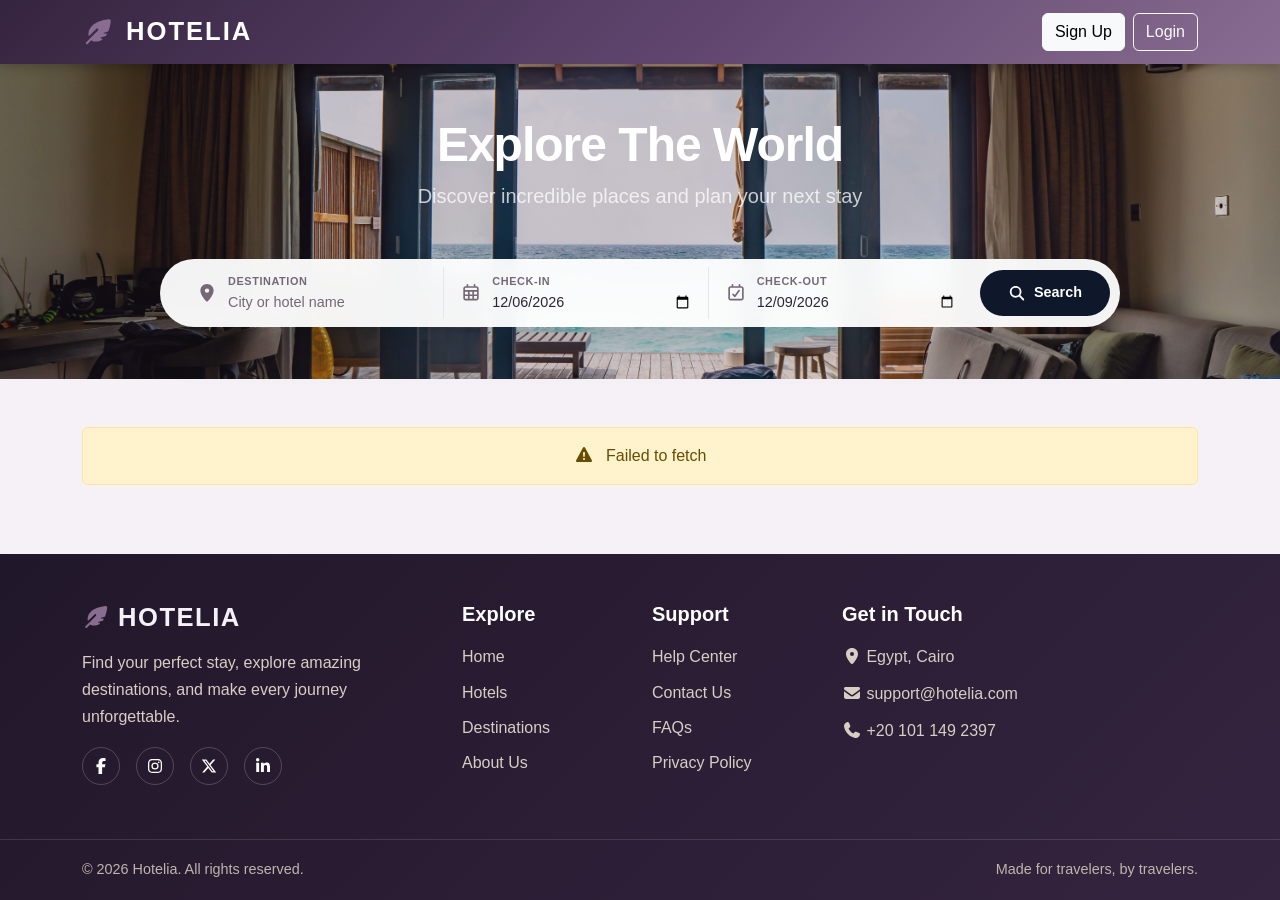
<file: Hotelia/index.html>
<!DOCTYPE html>
<html lang="en">
<head>
    <meta charset="UTF-8">
    <meta name="viewport" content="width=device-width, initial-scale=1.0">

    <link rel="stylesheet" href="BootFiles/css/bootstrap.min.css" />
    <link rel="stylesheet" href="BootFiles/css/all.min.css" />
    <link rel="stylesheet" href="css/main.css">
    <link rel="stylesheet" href="css/home.css">

    <title>Hotelia</title>
    <link rel="shortcut icon" href="assets/leaf.png" type="image/x-icon">
</head>

<body class="main-theme">

    <header class="bg-brown">
        <div class="container">
            <div class="d-flex align-items-center justify-content-between heading">

                <a href="index.html" class="d-flex logo-container text-decoration-none">
                    <i class="fa-solid fa-feather-pointed logo-ic"></i>
                    <h1 class="logo text-white m-0">Hotelia</h1>
                </a>

                <nav class="d-flex align-items-center gap-3 navig" id="mainNav">
                    <button class="nav-toggler" onclick="this.nextElementSibling.classList.toggle('open')" aria-label="Toggle navigation">
                        <i class="fa-solid fa-bars"></i>
                    </button>
                    <div class="nav-collapse">
                        <a href="signup.html" class="btn btn-light">Sign Up</a>
                        <a href="login.html" class="btn btn-outline-light">Login</a>
                    </div>
                </nav>

            </div>
        </div>
    </header>

<main>
    <section class="hero-section d-flex align-items-center py-5">
        <div class="container">
            <div class="text-center text-white mb-4 mb-md-5 hero-content">
                <h1 class="display-5 display-md-4 fw-bold">Explore The World</h1>
                <p class="lead opacity-75">Discover incredible places and plan your next stay</p>
            </div>

            <div class="search-box-wrapper mx-auto">
                <form class="modern-search-bar d-flex align-items-center">
                    
                    <div class="search-item flex-grow-1">
                        <i class="fa-solid fa-location-dot input-icon"></i>
                        <div class="input-content">
                            <label for="destination">Destination</label>
                            <input type="text" id="destination" placeholder="City or hotel name">
                        </div>
                    </div>

                    <div class="search-item">
                        <i class="fa-regular fa-calendar-days input-icon"></i>
                        <div class="input-content">
                            <label for="checkIn">Check-in</label>
                            <input type="date" id="checkIn" required>
                        </div>
                    </div>

                    <div class="search-item">
                        <i class="fa-regular fa-calendar-check input-icon"></i>
                        <div class="input-content">
                            <label for="checkOut">Check-out</label>
                            <input type="date" id="checkOut" required>
                        </div>
                    </div>

                    <button type="submit" class="search-btn">
                        <i class="fa-solid fa-magnifying-glass me-2"></i>
                        <span>Search</span>
                    </button>

                </form>
            </div>
        </div>
    </section>
</main>

<footer class="footer">

    <div class="container py-5">

        <div class="row g-4">

            <!-- Brand -->
            <div class="col-12 col-md-6 col-lg-4">

                <div class="d-flex align-items-center mb-3">
                    <i class="fa-solid fa-feather-pointed footer-icon me-2"></i>
                    <h3 class="footer-logo m-0">Hotelia</h3>
                </div>

                <p class="footer-text">
                    Find your perfect stay, explore amazing destinations,
                    and make every journey unforgettable.
                </p>

                <div class="social-links d-flex gap-3 mt-3">

                    <a href="#" aria-label="Facebook">
                        <i class="fa-brands fa-facebook-f"></i>
                    </a>

                    <a href="#" aria-label="Instagram">
                        <i class="fa-brands fa-instagram"></i>
                    </a>

                    <a href="#" aria-label="Twitter">
                        <i class="fa-brands fa-x-twitter"></i>
                    </a>

                    <a href="#" aria-label="LinkedIn">
                        <i class="fa-brands fa-linkedin-in"></i>
                    </a>

                </div>

            </div>


            <!-- Quick Links -->
            <div class="col-6 col-md-3 col-lg-2">

                <h5 class="footer-title">Explore</h5>

                <ul class="list-unstyled footer-links">
                    <li><a href="#">Home</a></li>
                    <li><a href="#">Hotels</a></li>
                    <li><a href="#">Destinations</a></li>
                    <li><a href="#">About Us</a></li>
                </ul>

            </div>


            <!-- Support -->
            <div class="col-6 col-md-3 col-lg-2">

                <h5 class="footer-title">Support</h5>

                <ul class="list-unstyled footer-links">
                    <li><a href="#">Help Center</a></li>
                    <li><a href="#">Contact Us</a></li>
                    <li><a href="#">FAQs</a></li>
                    <li><a href="#">Privacy Policy</a></li>
                </ul>

            </div>


            <!-- Contact -->
            <div class="col-12 col-lg-4">

                <h5 class="footer-title">Get in Touch</h5>

                <div class="footer-contact">

                    <p>
                        <i class="fa-solid fa-location-dot"></i>
                        Egypt, Cairo
                    </p>

                    <p>
                        <i class="fa-solid fa-envelope"></i>
                        support@hotelia.com
                    </p>

                    <p>
                        <i class="fa-solid fa-phone"></i>
                        +20 101 149 2397
                    </p>

                </div>

            </div>

        </div>

    </div>


    <!-- Copyright -->

    <div class="footer-bottom">

        <div class="container">

            <div class="d-flex flex-column flex-md-row
                        justify-content-between align-items-center gap-2">

                <p class="m-0">
                    © 2026 Hotelia. All rights reserved.
                </p>

                <p class="m-0">
                    Made for travelers, by travelers.
                </p>

            </div>

        </div>

    </div>

</footer>

    <script src="BootFiles/js/bootstrap.bundle.min.js"></script>
    <script src="BootFiles/js/all.min.js"></script>
    <script src="js/config.js"></script>
    <script src="js/home.js"></script>

</body>
</html>
</file>
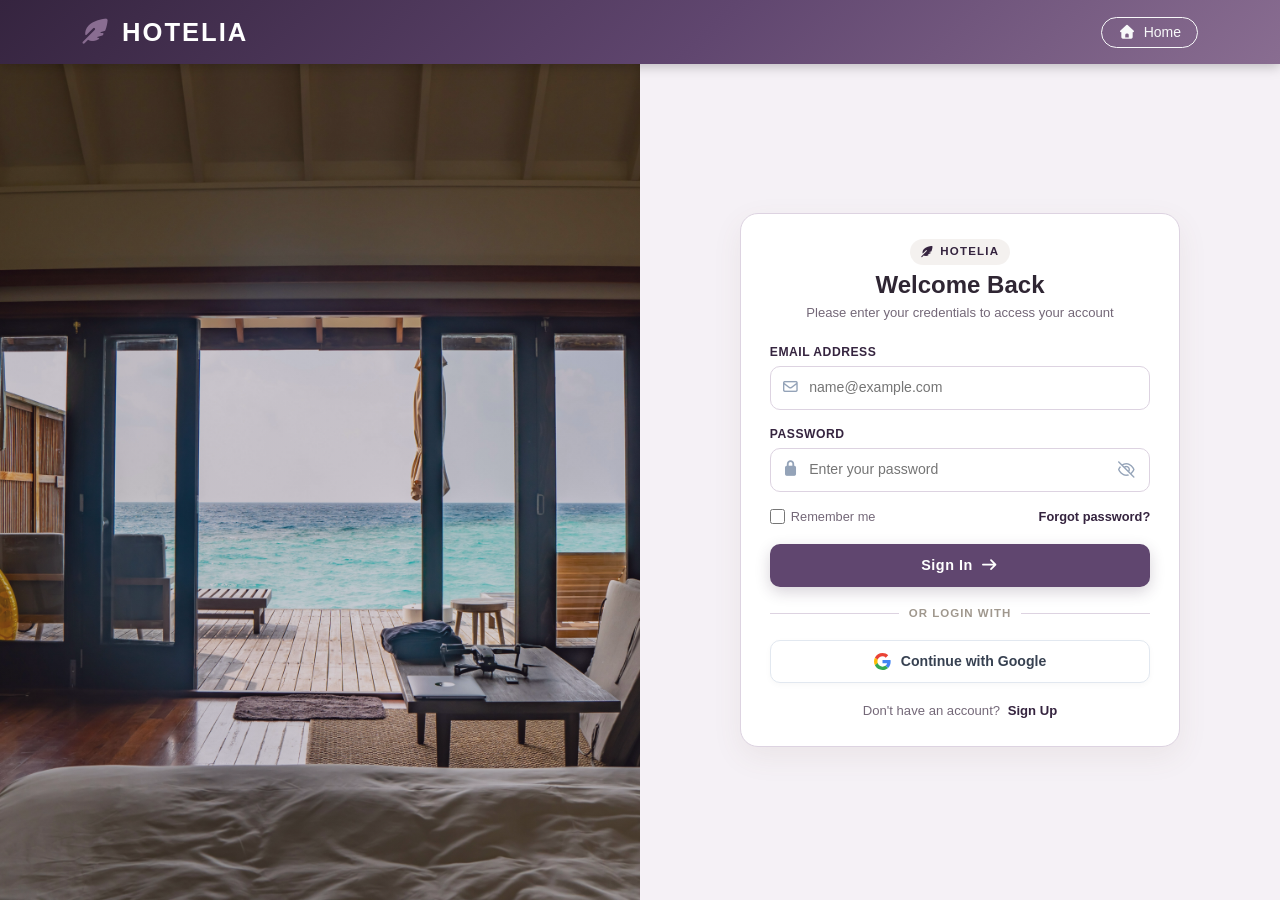
<file: Hotelia/admin-profile.html>
<!DOCTYPE html>
<html lang="en">
<head>
    <meta charset="UTF-8">
    <meta name="viewport" content="width=device-width, initial-scale=1.0">

    <link rel="stylesheet" href="BootFiles/css/bootstrap.min.css">
    <link rel="stylesheet" href="BootFiles/css/all.min.css">
    <link rel="stylesheet" href="css/main.css">
    <link rel="stylesheet" href="css/profile.css">

    <title>Hotelia Admin - Profile</title>
    <link rel="shortcut icon" href="assets/leaf.png" type="image/x-icon">
</head>

<body class="main-theme">

    <header class="bg-brown">
        <div class="container">
            <div class="d-flex align-items-center justify-content-between heading">
                <a href="admin.html" class="d-flex align-items-center logo-container text-decoration-none">
                    <i class="fa-solid fa-feather-pointed logo-ic"></i>
                    <h1 class="logo text-white m-0">Hotelia Admin</h1>
                </a>
                <nav class="d-flex align-items-center gap-3 navig" id="mainNav">
                    <button class="nav-toggler" onclick="this.nextElementSibling.classList.toggle('open')" aria-label="Toggle navigation">
                        <i class="fa-solid fa-bars"></i>
                    </button>
                    <div class="nav-collapse">
                        <a href="admin-profile.html" class="btn btn-light fw-bold" style="color:var(--primary-dark)">
                            <i class="fa-solid fa-user-circle me-1"></i>Profile
                        </a>
                        <button onclick="logoutAdmin()" class="btn btn-outline-light">Logout</button>
                    </div>
                </nav>
            </div>
        </div>
    </header>

    <main class="py-5">
        <div class="container profile-section">
            <div class="row g-4">

                <div class="col-12 col-lg-4">

                    <div class="profile-card mb-4 h-100-style">
                        <h5 class="fw-bold mb-4 d-flex align-items-center" style="color:var(--primary-color);">
                            <i class="fa-solid fa-circle-info me-2"></i>Account Info
                        </h5>

                        <div class="info-item mb-3 d-flex align-items-center gap-3">
                            <div class="info-icon"><i class="fa-solid fa-user-shield"></i></div>
                            <div>
                                <div class="info-label text-muted small">Full Name</div>
                                <div class="info-value fw-semibold" id="infoName">—</div>
                            </div>
                        </div>

                        <div class="info-item mb-3 d-flex align-items-center gap-3">
                            <div class="info-icon"><i class="fa-solid fa-envelope"></i></div>
                            <div>
                                <div class="info-label text-muted small">Email Address</div>
                                <div class="info-value fw-semibold" id="infoEmail">—</div>
                            </div>
                        </div>

                        <div class="info-item mb-3 d-flex align-items-center gap-3">
                            <div class="info-icon"><i class="fa-solid fa-shield-halved"></i></div>
                            <div>
                                <div class="info-label text-muted small">Account Role</div>
                                <div class="info-value fw-semibold" id="infoRole">—</div>
                            </div>
                        </div>

                        <div class="info-item d-flex align-items-center gap-3">
                            <div class="info-icon"><i class="fa-solid fa-calendar-plus"></i></div>
                            <div>
                                <div class="info-label text-muted small">Created At</div>
                                <div class="info-value fw-semibold" id="infoCreatedAt">—</div>
                            </div>
                        </div>
                    </div>

                    <div class="profile-card mt-4">
                        <h5 class="fw-bold mb-3 d-flex align-items-center" style="color:var(--primary-color);">
                            <i class="fa-solid fa-palette me-2"></i>Appearance
                        </h5>
                        <p class="theme-section-title mb-3">Choose a color theme</p>

                        <div class="theme-grid" id="themeGrid">
                        </div>

                        <p class="text-muted small mt-3 mb-0 text-center">
                            Theme applies across all pages instantly.
                        </p>
                    </div>

                </div>

                <div class="col-12 col-lg-8">

                    <div class="profile-card h-100">
                        <h5 class="fw-bold mb-4 d-flex align-items-center" style="color:var(--primary-color);">
                            <i class="fa-solid fa-th-large me-2"></i>Admin Panel
                        </h5>

                        <div class="row g-3" id="quickLinks">

                            <div class="col-6 col-md-6">
                                <a href="admin.html" class="quick-link-card text-decoration-none h-100 d-flex align-items-center p-3 rounded border">
                                    <div class="ql-icon me-3"><i class="fa-solid fa-gauge-high fs-3"></i></div>
                                    <div class="ql-text">
                                        <h6 class="mb-1 text-dark fw-bold">Dashboard</h6>
                                        <p class="mb-0 text-muted small">View pending reservations and system overview</p>
                                    </div>
                                </a>
                            </div>

                            <div class="col-6 col-md-6">
                                <a href="hotels.html" class="quick-link-card text-decoration-none h-100 d-flex align-items-center p-3 rounded border">
                                    <div class="ql-icon me-3"><i class="fa-solid fa-building fs-3"></i></div>
                                    <div class="ql-text">
                                        <h6 class="mb-1 text-dark fw-bold">Manage Hotels</h6>
                                        <p class="mb-0 text-muted small">Add, edit, or remove hotel properties</p>
                                    </div>
                                </a>
                            </div>

                            <div class="col-6 col-md-6">
                                <a href="rooms.html" class="quick-link-card text-decoration-none h-100 d-flex align-items-center p-3 rounded border">
                                    <div class="ql-icon me-3"><i class="fa-solid fa-bed fs-3"></i></div>
                                    <div class="ql-text">
                                        <h6 class="mb-1 text-dark fw-bold">Room Types & Availability</h6>
                                        <p class="mb-0 text-muted small">Configure rooms, pricing, and booking dates</p>
                                    </div>
                                </a>
                            </div>

                            <div class="col-6 col-md-6">
                                <a href="index.html" target="_blank" class="quick-link-card text-decoration-none h-100 d-flex align-items-center p-3 rounded border">
                                    <div class="ql-icon me-3"><i class="fa-solid fa-globe fs-3"></i></div>
                                    <div class="ql-text">
                                        <h6 class="mb-1 text-dark fw-bold">View Guest Site</h6>
                                        <p class="mb-0 text-muted small">Open the public-facing hotel booking site</p>
                                    </div>
                                </a>
                            </div>

                        </div>
                    </div>

                </div>

            </div>
        </div>
    </main>

    <footer class="footer mt-auto">
        <div class="container py-5">
            <div class="row g-4">
                <div class="col-12 col-md-6 col-lg-4">
                    <div class="d-flex align-items-center mb-3">
                        <i class="fa-solid fa-feather-pointed footer-icon me-2"></i>
                        <h3 class="footer-logo m-0 fs-4">Hotelia Admin</h3>
                    </div>
                    <p class="footer-text">Manage the best stays and ensure the highest quality experience for all our guests.</p>
                </div>

                <div class="col-6 col-md-3 col-lg-2">
                    <h5 class="footer-title mb-3">Admin Links</h5>
                    <ul class="list-unstyled footer-links mb-0">
                        <li class="mb-2"><a href="admin.html" class="text-decoration-none">Dashboard</a></li>
                        <li class="mb-2"><a href="hotels.html" class="text-decoration-none">Hotels</a></li>
                        <li><a href="rooms.html" class="text-decoration-none">Room Types & Availability</a></li>
                    </ul>
                </div>

                <div class="col-6 col-md-3 col-lg-2">
                    <h5 class="footer-title mb-3">Support</h5>
                    <ul class="list-unstyled footer-links mb-0">
                        <li class="mb-2"><a href="#" class="text-decoration-none">Admin Guide</a></li>
                        <li class="mb-2"><a href="#" class="text-decoration-none">System Status</a></li>
                        <li><a href="#" class="text-decoration-none">Contact IT</a></li>
                    </ul>
                </div>

                <div class="col-12 col-lg-4">
                    <h5 class="footer-title mb-3">Get in Touch</h5>
                    <div class="footer-contact">
                        <p class="mb-2 d-flex align-items-center gap-2"><i class="fa-solid fa-location-dot"></i> Egypt, Cairo HQ</p>
                        <p class="mb-2 d-flex align-items-center gap-2"><i class="fa-solid fa-envelope"></i> admin@hotelia.com</p>
                        <p class="mb-0 d-flex align-items-center gap-2"><i class="fa-solid fa-phone"></i> +20 101 149 2397</p>
                    </div>
                </div>
            </div>
        </div>

        <div class="footer-bottom py-3 border-top">
            <div class="container">
                <div class="d-flex flex-column flex-md-row justify-content-between align-items-center gap-2">
                    <p class="m-0 small text-muted">© 2026 Hotelia Admin Panel. All rights reserved.</p>
                    <p class="m-0 small text-muted">Powered by Hotelia Core Systems.</p>
                </div>
            </div>
        </div>
    </footer>

    <script src="BootFiles/js/bootstrap.bundle.min.js"></script>
    <script src="BootFiles/js/all.min.js"></script>
    <script src="js/config.js"></script>
    <script src="js/admin-profile.js"></script>

</body>
</html>
</file>
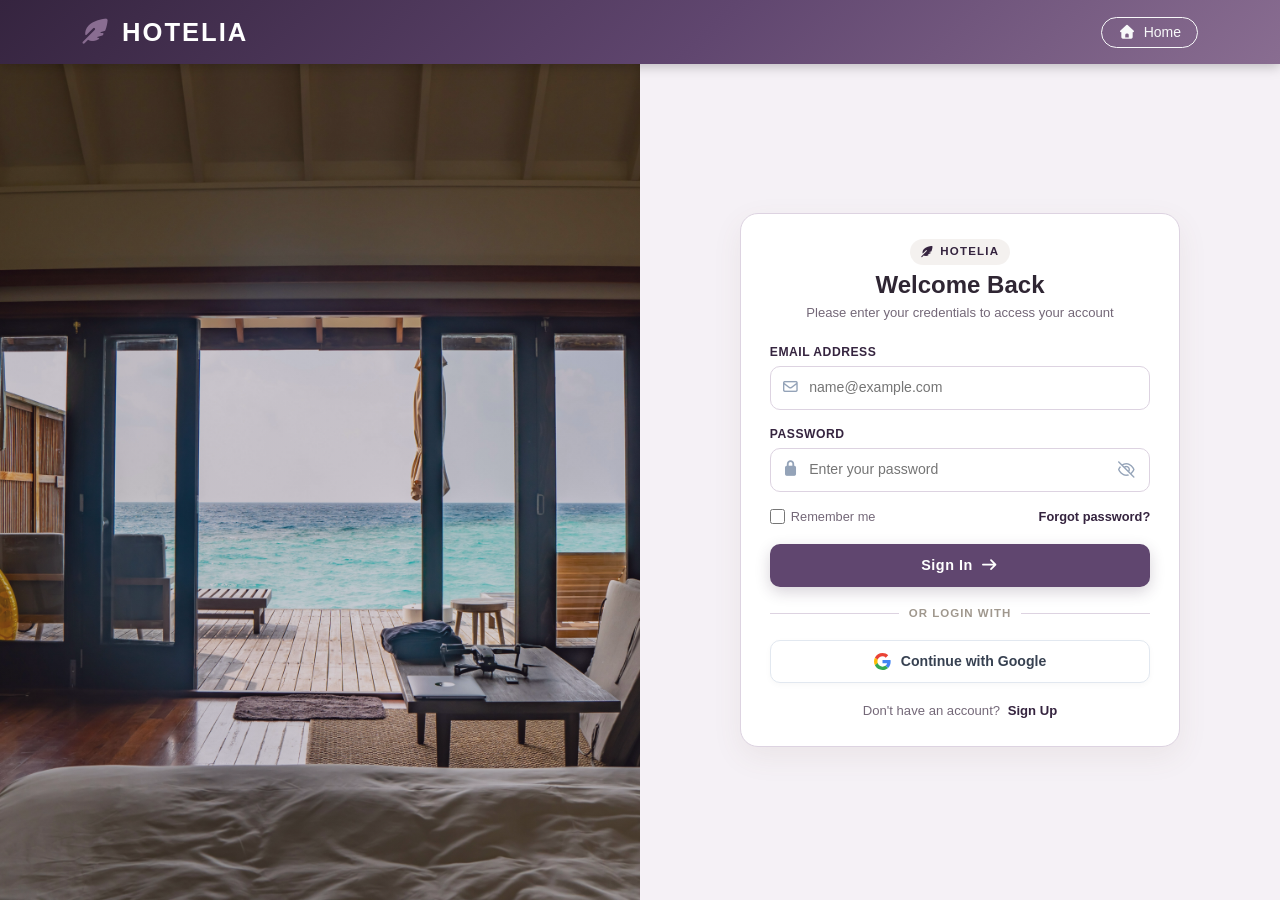
<file: Hotelia/admin.html>
<!DOCTYPE html>
<html lang="en">
<head>
    <meta charset="UTF-8">
    <meta name="viewport" content="width=device-width, initial-scale=1.0">

    <link rel="stylesheet" href="BootFiles/css/bootstrap.min.css" />
    <link rel="stylesheet" href="BootFiles/css/all.min.css" />
    <link rel="stylesheet" href="css/main.css">
    <link rel="stylesheet" href="css/admin_dashboard.css">

    <title>Hotelia Admin Dashboard</title>
    <link rel="shortcut icon" href="assets/leaf.png" type="image/x-icon">
</head>

<body class="main-theme">

    <header class="bg-brown">
        <div class="container">
            <div class="d-flex align-items-center justify-content-between heading">

                <a href="admin.html" class="d-flex logo-container text-decoration-none">
                    <i class="fa-solid fa-feather-pointed logo-ic"></i>
                    <h1 class="logo text-white m-0">Hotelia Admin</h1>
                </a>

                <nav class="d-flex align-items-center gap-3 navig" id="mainNav">
                    <button class="nav-toggler" onclick="this.nextElementSibling.classList.toggle('open')" aria-label="Toggle navigation">
                        <i class="fa-solid fa-bars"></i>
                    </button>
                    <div class="nav-collapse">
                        <a href="admin-profile.html" class="btn btn-light" style="color: var(--primary-dark); font-weight: bold;">
                            <i class="fa-solid fa-user-circle me-1"></i>Profile
                        </a>
                        <button onclick="logoutAdmin()" class="btn btn-outline-light">Logout</button>
                    </div>
                </nav>

            </div>
        </div>
    </header>

<main>
    <section class="admin-hero text-center text-white">
        <div class="container">
            <h2 class="display-5 fw-bold mb-3">Admin Control Panel</h2>
            <p class="lead opacity-75">Overview of pending requests and core hotel management tools.</p>
        </div>
    </section>

    <div class="container admin-section">
        
        <!-- PENDING BOOKINGS SECTION -->
        <div class="mb-5 pb-4 border-bottom">
            <div class="d-flex align-items-center mb-4">
                <i class="fa-solid fa-bell fs-3 me-3" style="color: var(--primary-color);"></i>
                <h3 class="fw-bold text-dark m-0">Pending Bookings</h3>
            </div>
            
            <div class="table-responsive table-custom">
                <table class="table table-hover mb-0">
                    <thead>
                        <tr>
                            <th class="py-3 px-4">Booking Ref</th>
                            <th class="py-3">Guest Name</th>
                            <th class="py-3">Hotel & Room</th>
                            <th class="py-3">Stay Dates</th>
                            <th class="py-3">Status</th>
                            <th class="py-3 text-end px-4">Action</th>
                        </tr>
                    </thead>
                    <tbody>
                        <tr>
                            <td class="px-4 fw-bold text-muted">#BK-9281</td>
                            <td class="fw-semibold">Mohamed Ali</td>
                            <td>Grand Royal - Luxury Suite</td>
                            <td>24 Aug - 28 Aug 2026</td>
                            <td><span class="badge badge-pending">PENDING</span></td>
                            <td class="px-3">
                                <div class="d-flex justify-content-end flex-wrap gap-1">
                                    <button class="btn btn-sm btn-confirm"><i class="fa-solid fa-check me-1"></i><span class="d-none d-md-inline">Confirm</span></button>
                                    <button class="btn btn-sm btn-reject"><i class="fa-solid fa-xmark me-1"></i><span class="d-none d-md-inline">Reject</span></button>
                                </div>
                            </td>
                        </tr>
                        <tr>
                            <td class="px-4 fw-bold text-muted">#BK-9282</td>
                            <td class="fw-semibold">Sarah Jenkins</td>
                            <td>Sea View Resort - Standard Double</td>
                            <td>01 Sep - 05 Sep 2026</td>
                            <td><span class="badge badge-pending">PENDING</span></td>
                            <td class="px-3">
                                <div class="d-flex justify-content-end flex-wrap gap-1">
                                    <button class="btn btn-sm btn-confirm"><i class="fa-solid fa-check me-1"></i><span class="d-none d-md-inline">Confirm</span></button>
                                    <button class="btn btn-sm btn-reject"><i class="fa-solid fa-xmark me-1"></i><span class="d-none d-md-inline">Reject</span></button>
                                </div>
                            </td>
                        </tr>
                        <tr>
                            <td class="px-4 fw-bold text-muted">#BK-9285</td>
                            <td class="fw-semibold">Omar Hassan</td>
                            <td>Mountain Lodge - Family Room</td>
                            <td>12 Sep - 14 Sep 2026</td>
                            <td><span class="badge badge-pending">PENDING</span></td>
                            <td class="px-3">
                                <div class="d-flex justify-content-end flex-wrap gap-1">
                                    <button class="btn btn-sm btn-confirm"><i class="fa-solid fa-check me-1"></i><span class="d-none d-md-inline">Confirm</span></button>
                                    <button class="btn btn-sm btn-reject"><i class="fa-solid fa-xmark me-1"></i><span class="d-none d-md-inline">Reject</span></button>
                                </div>
                            </td>
                        </tr>
                    </tbody>
                </table>
            </div>
        </div>

        <!-- MANAGEMENT CARDS SECTION -->
        <div class="d-flex align-items-center mb-4 mt-5">
            <i class="fa-solid fa-layer-group fs-3 me-3" style="color: var(--primary-color);"></i>
            <h3 class="fw-bold text-dark m-0">System Management</h3>
        </div>

        <div class="row g-4">
            
            <!-- Hotels Management -->
            <div class="col-sm-6 col-md-6">
                <div class="card card-management h-100 p-4">
                    <div class="icon-box">
                        <i class="fa-solid fa-building"></i>
                    </div>
                    <h4 class="fw-bold mb-3">Hotels</h4>
                    <p class="text-muted mb-4" style="font-size: 0.95rem;">Manage your portfolio. Add new properties, update existing hotel details, or remove closed branches.</p>
                    <a href="hotels.html" class="btn btn-outline-dark btn-management mt-auto w-100">
                        Manage Hotels <i class="fa-solid fa-arrow-right ms-2"></i>
                    </a>
                </div>
            </div>

            <!-- Rooms Management -->
            <div class="col-sm-6 col-md-6">
                <div class="card card-management h-100 p-4">
                    <div class="icon-box">
                        <i class="fa-solid fa-bed"></i>
                    </div>
                    <h4 class="fw-bold mb-3">Room Types & Availability</h4>
                    <p class="text-muted mb-4" style="font-size: 0.95rem;">Configure room categories per hotel. Set base prices, capacities, and manage booking date availability.</p>
                    <a href="rooms.html" class="btn btn-outline-dark btn-management mt-auto w-100">
                        Manage Rooms <i class="fa-solid fa-arrow-right ms-2"></i>
                    </a>
                </div>
            </div>

        </div>

    </div>
</main>

<footer class="footer">

    <div class="container py-5">

        <div class="row g-4">

            <!-- Brand -->
            <div class="col-12 col-md-6 col-lg-4">

                <div class="d-flex align-items-center mb-3">
                    <i class="fa-solid fa-feather-pointed footer-icon me-2"></i>
                    <h3 class="footer-logo m-0">Hotelia Admin</h3>
                </div>

                <p class="footer-text">
                    Manage the best stays and ensure the highest quality experience for all our guests.
                </p>

            </div>

            <!-- Quick Links -->
            <div class="col-6 col-md-3 col-lg-2">

                <h5 class="footer-title">Admin Links</h5>

                <ul class="list-unstyled footer-links">
                    <li><a href="admin.html">Dashboard</a></li>
                    <li><a href="hotels.html">Hotels</a></li>
                    <li><a href="rooms.html">Room Types & Availability</a></li>
                </ul>

            </div>

            <!-- Support -->
            <div class="col-6 col-md-3 col-lg-2">

                <h5 class="footer-title">Support</h5>

                <ul class="list-unstyled footer-links">
                    <li><a href="#">Admin Guide</a></li>
                    <li><a href="#">System Status</a></li>
                    <li><a href="#">Contact IT</a></li>
                </ul>

            </div>

            <!-- Contact -->
            <div class="col-12 col-lg-4">

                <h5 class="footer-title">Get in Touch</h5>

                <div class="footer-contact">

                    <p>
                        <i class="fa-solid fa-location-dot"></i>
                        Egypt, Cairo HQ
                    </p>

                    <p>
                        <i class="fa-solid fa-envelope"></i>
                        admin@hotelia.com
                    </p>

                    <p>
                        <i class="fa-solid fa-phone"></i>
                        +20 101 149 2397
                    </p>

                </div>

            </div>

        </div>

    </div>

    <!-- Copyright -->
    <div class="footer-bottom">
        <div class="container">
            <div class="d-flex flex-column flex-md-row justify-content-between align-items-center gap-2">
                <p class="m-0">
                    © 2026 Hotelia Admin Panel. All rights reserved.
                </p>
                <p class="m-0">
                    Powered by Hotelia Core Systems.
                </p>
            </div>
        </div>
    </div>

</footer>

    <script src="BootFiles/js/bootstrap.bundle.min.js"></script>
    <script src="BootFiles/js/all.min.js"></script>
    <script src="js/config.js"></script>
    <script src="js/admin-dashboard.js"></script>
    
</body>
</html>
</file>
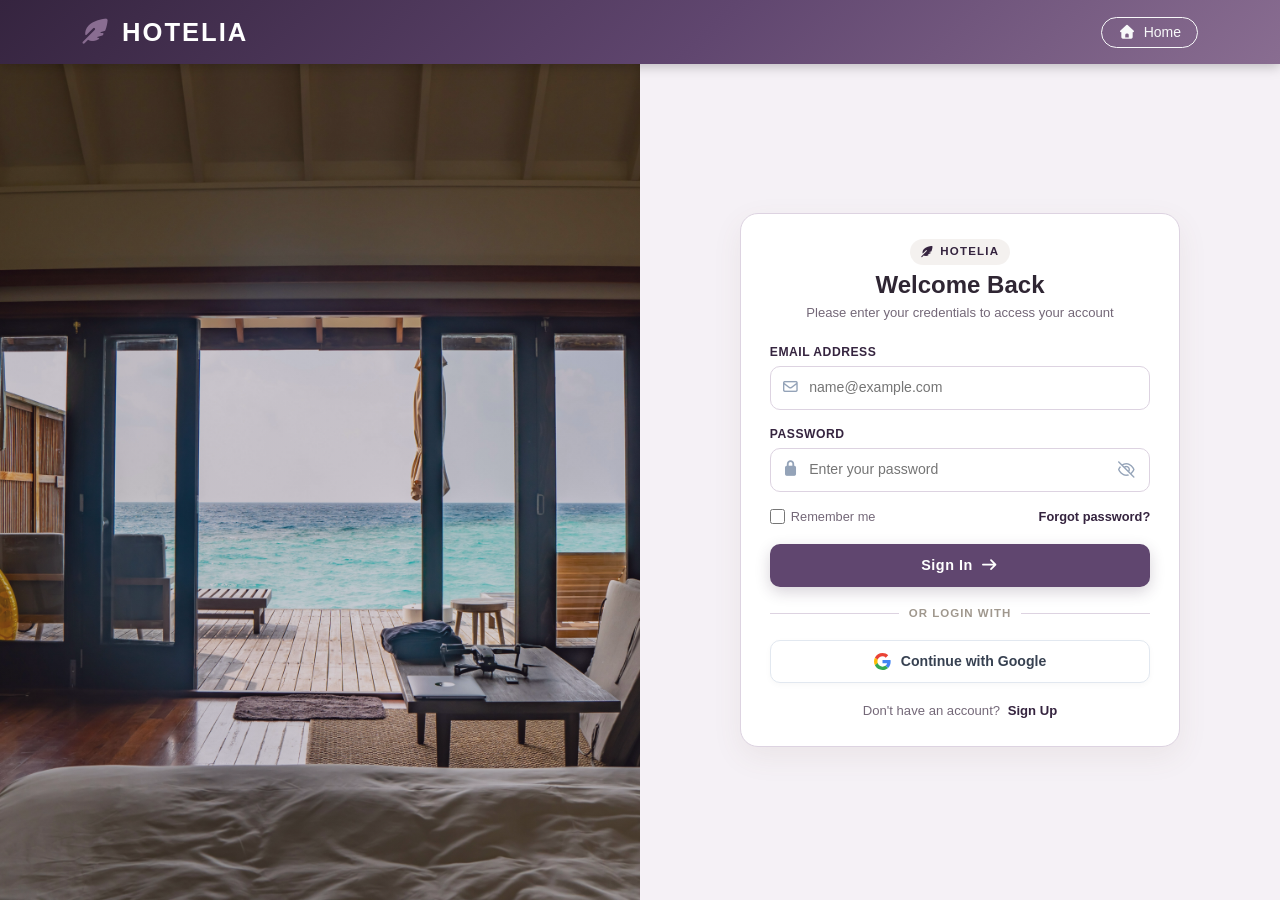
<file: Hotelia/analytics.html>
<!DOCTYPE html>
<html lang="en">
<head>
    <meta charset="UTF-8">
    <meta name="viewport" content="width=device-width, initial-scale=1.0">
    <link rel="stylesheet" href="BootFiles/css/bootstrap.min.css" />
    <link rel="stylesheet" href="BootFiles/css/all.min.css" />
    <link rel="stylesheet" href="css/main.css">
    <link rel="stylesheet" href="css/admin_dashboard.css">
    <title>Hotelia Admin - Analytics</title>
    <link rel="shortcut icon" href="assets/leaf.png" type="image/x-icon">
</head>
<body class="main-theme">

    <header class="bg-brown">
        <div class="container-fluid px-3 px-md-4">
            <div class="d-flex align-items-center justify-content-between heading">
                <a href="admin.html" class="d-flex logo-container text-decoration-none">
                    <i class="fa-solid fa-feather-pointed logo-ic"></i>
                    <h1 class="logo text-white m-0">Hotelia Admin</h1>
                </a>
                <nav class="d-flex align-items-center gap-3 navig" id="mainNav">
                    <button class="nav-toggler" onclick="this.nextElementSibling.classList.toggle('open')" aria-label="Toggle navigation">
                        <i class="fa-solid fa-bars"></i>
                    </button>
                    <div class="nav-collapse">
                        <a href="admin.html" class="btn btn-outline-light border-0">Dashboard</a>
                        <a href="hotels.html" class="btn btn-outline-light border-0">Hotels</a>
                        <a href="rooms.html" class="btn btn-outline-light border-0">Rooms</a>
                        <a href="inventory.html" class="btn btn-outline-light border-0">Inventory</a>
                        <a href="admin-profile.html" class="btn btn-outline-light border-0">
                            <i class="fa-solid fa-user-circle me-1"></i>Profile
                        </a>
                        <button onclick="logoutAdmin()" class="btn btn-outline-light">Logout</button>
                    </div>
                </nav>
            </div>
        </div>
    </header>

<main>
    <div class="container-fluid px-3 px-md-4 py-4 admin-section">
        
        <div class="d-flex flex-column flex-md-row justify-content-between align-items-start align-items-md-center mb-4 header-wrapper">
            <div>
                <h2 class="fw-bold text-dark m-0 page-title">
                    <i class="fa-solid fa-chart-line me-2" style="color: var(--primary-color);"></i>
                    Analytics Dashboard
                </h2>
                <p class="text-muted mt-1 mb-0 small">System-wide metrics and performance indicators</p>
            </div>
        </div>

        <!-- Overview Cards -->
        <div class="row g-3 mb-4" id="overviewCards">
            <div class="col-12 col-sm-6 col-lg-3">
                <div class="stat-card h-100">
                    <div class="d-flex justify-content-between align-items-start">
                        <div>
                            <p class="text-muted small mb-1">Total Hotels</p>
                            <h3 class="fw-bold mb-0" id="totalHotels">—</h3>
                        </div>
                        <div class="stat-icon" style="background:#e3f2fd;">
                            <i class="fa-solid fa-building" style="color:#1976d2;"></i>
                        </div>
                    </div>
                </div>
            </div>
            <div class="col-12 col-sm-6 col-lg-3">
                <div class="stat-card h-100">
                    <div class="d-flex justify-content-between align-items-start">
                        <div>
                            <p class="text-muted small mb-1">Total Users</p>
                            <h3 class="fw-bold mb-0" id="totalUsers">—</h3>
                        </div>
                        <div class="stat-icon" style="background:#f3e5f5;">
                            <i class="fa-solid fa-users" style="color:#7b1fa2;"></i>
                        </div>
                    </div>
                </div>
            </div>
            <div class="col-12 col-sm-6 col-lg-3">
                <div class="stat-card h-100">
                    <div class="d-flex justify-content-between align-items-start">
                        <div>
                            <p class="text-muted small mb-1">Total Bookings</p>
                            <h3 class="fw-bold mb-0" id="totalBookings">—</h3>
                        </div>
                        <div class="stat-icon" style="background:#fff3e0;">
                            <i class="fa-solid fa-calendar-check" style="color:#f57c00;"></i>
                        </div>
                    </div>
                </div>
            </div>
            <div class="col-12 col-sm-6 col-lg-3">
                <div class="stat-card h-100">
                    <div class="d-flex justify-content-between align-items-start">
                        <div>
                            <p class="text-muted small mb-1">Pending</p>
                            <h3 class="fw-bold mb-0" id="pendingBookings">—</h3>
                        </div>
                        <div class="stat-icon" style="background:#fff8e1;">
                            <i class="fa-solid fa-clock" style="color:#f9a825;"></i>
                        </div>
                    </div>
                </div>
            </div>
        </div>

        <!-- Revenue Section -->
        <div class="row g-3 g-md-4 mb-4">
            <div class="col-12 col-lg-6">
                <div class="card border-0 shadow-sm p-3 p-md-4 h-100">
                    <h5 class="fw-bold mb-3 mb-md-4">
                        <i class="fa-solid fa-dollar-sign me-2" style="color:var(--primary-color);"></i>
                        Revenue Overview
                    </h5>
                    <div class="row g-2 g-md-3">
                        <div class="col-6">
                            <div class="p-2 p-md-3 rounded-3" style="background:var(--background-color);">
                                <p class="text-muted small mb-1">Total Revenue</p>
                                <h4 class="fw-bold mb-0 fs-5 fs-md-4" style="color:var(--success-color);" id="totalRevenue">$0</h4>
                            </div>
                        </div>
                        <div class="col-6">
                            <div class="p-2 p-md-3 rounded-3" style="background:var(--background-color);">
                                <p class="text-muted small mb-1">Avg. Booking</p>
                                <h4 class="fw-bold mb-0 fs-5 fs-md-4" style="color:var(--primary-color);" id="avgBooking">$0</h4>
                            </div>
                        </div>
                    </div>
                </div>
            </div>

            <div class="col-12 col-lg-6">
                <div class="card border-0 shadow-sm p-3 p-md-4 h-100">
                    <h5 class="fw-bold mb-3 mb-md-4">
                        <i class="fa-solid fa-bed me-2" style="color:var(--primary-color);"></i>
                        Occupancy Rate
                    </h5>
                    <div class="text-center">
                        <h1 class="display-5 display-md-4 fw-bold mb-2" style="color:var(--primary-color);" id="occupancyRate">—</h1>
                        <p class="text-muted mb-3">Next 30 days</p>
                        <div class="row g-2 small">
                            <div class="col-4">
                                <div class="p-2 rounded" style="background:var(--background-color);">
                                    <div class="fw-bold" id="totalRooms">0</div>
                                    <div class="text-muted">Total</div>
                                </div>
                            </div>
                            <div class="col-4">
                                <div class="p-2 rounded" style="background:var(--background-color);">
                                    <div class="fw-bold text-success" id="bookedRooms">0</div>
                                    <div class="text-muted">Booked</div>
                                </div>
                            </div>
                            <div class="col-4">
                                <div class="p-2 rounded" style="background:var(--background-color);">
                                    <div class="fw-bold text-primary" id="availableRooms">0</div>
                                    <div class="text-muted">Available</div>
                                </div>
                            </div>
                        </div>
                    </div>
                </div>
            </div>
        </div>

        <!-- Top Hotels & Booking Status -->
        <div class="row g-3 g-md-4 mb-4">
            <div class="col-12 col-xl-7">
                <div class="card border-0 shadow-sm p-3 p-md-4 h-100">
                    <h5 class="fw-bold mb-3 mb-md-4">
                        <i class="fa-solid fa-trophy me-2" style="color:var(--primary-color);"></i>
                        Top 5 Hotels by Revenue
                    </h5>
                    <div id="topHotelsTable" class="table-responsive"></div>
                </div>
            </div>

            <div class="col-12 col-xl-5">
                <div class="card border-0 shadow-sm p-3 p-md-4 h-100">
                    <h5 class="fw-bold mb-3 mb-md-4">
                        <i class="fa-solid fa-chart-pie me-2" style="color:var(--primary-color);"></i>
                        Booking Status Distribution
                    </h5>
                    <div id="bookingStatusList"></div>
                </div>
            </div>
        </div>

    </div>
</main>

<footer class="footer">
    <div class="container-fluid px-3 px-md-4 py-4">
        <div class="d-flex justify-content-between align-items-center">
            <p class="m-0">© 2026 Hotelia Admin Panel. All rights reserved.</p>
            <p class="m-0">Powered by Hotelia Core Systems.</p>
        </div>
    </div>
</footer>

<script src="BootFiles/js/bootstrap.bundle.min.js"></script>
<script src="BootFiles/js/all.min.js"></script>
<script src="js/config.js"></script>
<script src="js/analytics.js"></script>
</body>
</html>
</file>
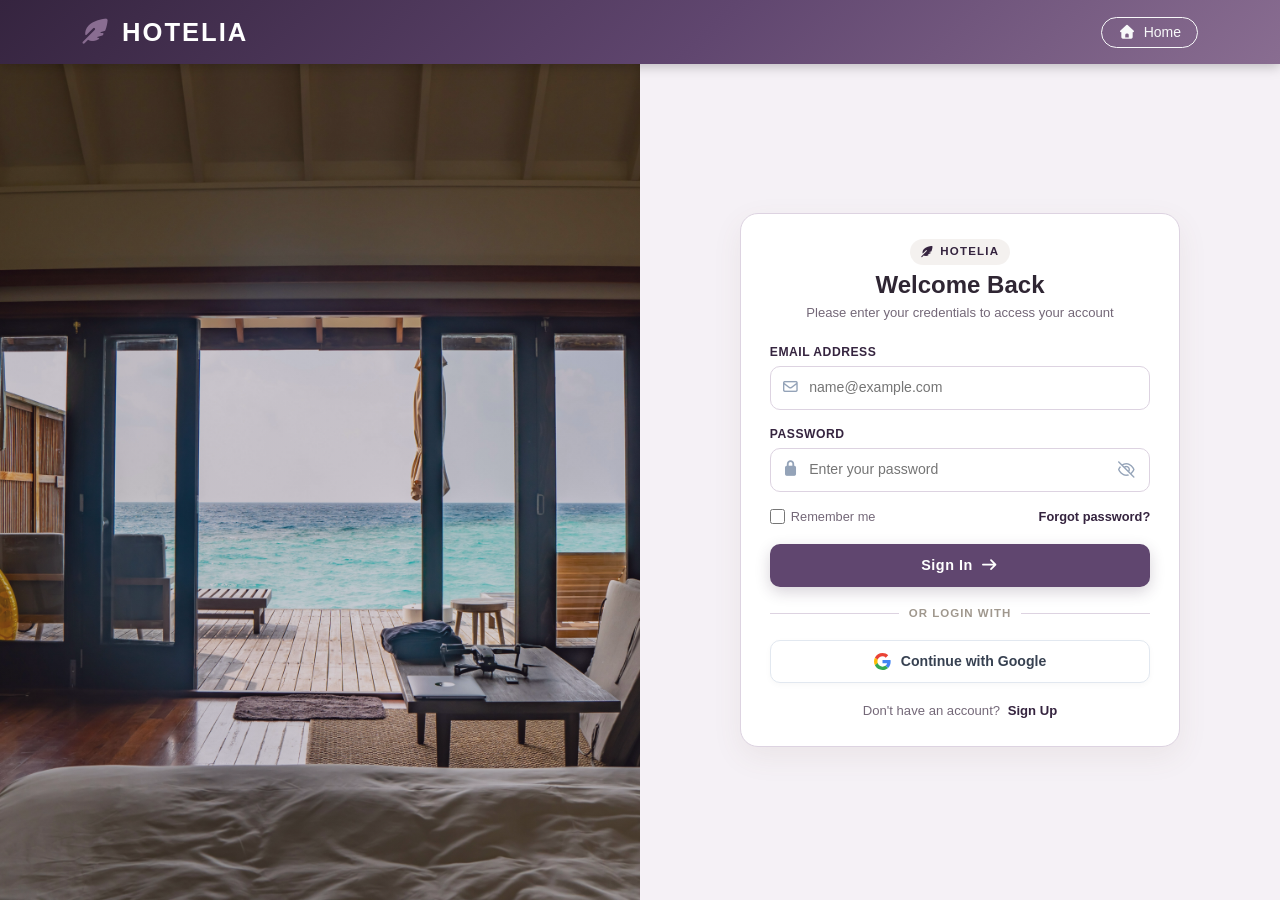
<file: Hotelia/checkout.html>
<!DOCTYPE html>
<html lang="en">
<head>
    <meta charset="UTF-8">
    <meta name="viewport" content="width=device-width, initial-scale=1.0">

    <link rel="stylesheet" href="BootFiles/css/bootstrap.min.css" />
    <link rel="stylesheet" href="BootFiles/css/all.min.css" />
    <link rel="stylesheet" href="css/main.css">
    <link rel="stylesheet" href="css/checkout.css">

    <title>Hotelia - Checkout</title>
    <link rel="shortcut icon" href="assets/leaf.png" type="image/x-icon">
</head>

<body class="main-theme">

    <header class="bg-brown">
        <div class="container">
            <div class="d-flex align-items-center justify-content-between heading">
                <a href="index.html" class="d-flex logo-container text-decoration-none">
                    <i class="fa-solid fa-feather-pointed logo-ic"></i>
                    <h1 class="logo text-white m-0">Hotelia</h1>
                </a>
                <nav class="d-flex align-items-center gap-3 navig" id="mainNav">
                    <button class="nav-toggler" onclick="this.nextElementSibling.classList.toggle('open')" aria-label="Toggle navigation">
                        <i class="fa-solid fa-bars"></i>
                    </button>
                    <div class="nav-collapse">
                        <a href="index.html" class="btn btn-outline-light border-0">Home</a>
                        <a href="my_bookings.html" class="btn btn-outline-light border-0">My Bookings</a>
                        <a href="profile.html" class="btn btn-outline-light border-0">Profile</a>
                        <button onclick="logoutUser()" class="btn btn-outline-light">Logout</button>
                    </div>
                </nav>
            </div>
        </div>
    </header>

<main class="checkout-section">
    <div class="container">
        
        <div class="text-center mb-5">
            <h2 class="display-6 fw-bold text-dark">Complete Your Reservation</h2>
            <p class="text-muted">Review your booking details and confirm to secure your stay.</p>
        </div>

        <div class="row g-5">
            <!-- Booking Form -->
            <div class="col-lg-7 col-xl-8">
                <div class="checkout-card mb-4">
                    <h4 class="fw-bold mb-3 border-bottom pb-3">
                        <i class="fa-solid fa-user me-2" style="color:var(--primary-color);"></i>
                        Your Account
                    </h4>
                    <div class="p-3 rounded-3 mb-4" style="background:var(--background-color);border:1px solid var(--border-color);">
                        <div class="d-flex align-items-center gap-3">
                            <div style="width:48px;height:48px;border-radius:50%;background:var(--primary-color);color:#fff;display:flex;align-items:center;justify-content:center;font-size:1.5rem;font-weight:bold;">
                                <i class="fa-solid fa-user"></i>
                            </div>
                            <div>
                                <div class="fw-bold" style="color:var(--text-color);" id="accountName">Loading...</div>
                                <div class="small text-muted" id="accountEmail">Loading account details…</div>
                            </div>
                        </div>
                    </div>

                    <h4 class="fw-bold mb-3 border-bottom pb-3 mt-4">
                        <i class="fa-solid fa-calendar-check me-2" style="color:var(--primary-color);"></i>
                        Reservation Details
                    </h4>
                    <form id="bookingForm">
                        <div class="row g-3 mb-3">
                            <div class="col-md-6">
                                <label class="form-label fw-semibold">
                                    <i class="fa-solid fa-calendar-plus me-1 text-muted"></i>
                                    Check-in Date *
                                </label>
                                <input type="date" id="checkInDate" class="form-control" required>
                            </div>
                            <div class="col-md-6">
                                <label class="form-label fw-semibold">
                                    <i class="fa-solid fa-calendar-minus me-1 text-muted"></i>
                                    Check-out Date *
                                </label>
                                <input type="date" id="checkOutDate" class="form-control" required>
                            </div>
                        </div>
                        <div class="row g-3">
                            <div class="col-md-6">
                                <label class="form-label fw-semibold" for="guestCount">
                                    <i class="fa-solid fa-users me-1 text-muted"></i>
                                    Number of Guests *
                                </label>
                                <select class="form-select" id="guestCount" required></select>
                                <div class="form-text" id="capacityHelp">Loading room capacity…</div>
                            </div>
                            <div class="col-md-6">
                                <label class="form-label fw-semibold">
                                    <i class="fa-solid fa-moon me-1 text-muted"></i>
                                    Duration
                                </label>
                                <input type="text" class="form-control" id="nightCount" value="—" readonly style="background:var(--background-color);">
                            </div>
                        </div>

                        <!-- Availability status (will be shown after date selection) -->
                        <div id="availabilityStatus" class="alert mt-3" style="display:none;"></div>
                    </form>
                </div>
            </div>

            <!-- Booking Summary Sidebar -->
            <div class="col-lg-5 col-xl-4">
                <div class="checkout-card position-sticky" style="top: 2rem;">
                    <h4 class="fw-bold mb-4 border-bottom pb-3">
                        <i class="fa-solid fa-file-invoice-dollar me-2" style="color:var(--primary-color);"></i>
                        Booking Summary
                    </h4>
                    
                    <div class="d-flex align-items-center mb-4 p-3 rounded-3" style="background:var(--background-color);border:1px solid var(--border-color);">
                        <div class="room-thumb me-3"><i class="fa-solid fa-bed"></i></div>
                        <div>
                            <h5 class="fw-bold mb-1" id="summaryRoomName" style="color:var(--text-color);">Loading room…</h5>
                            <p class="text-muted small mb-0" id="summaryHotelName">Loading hotel…</p>
                        </div>
                    </div>

                    <div class="summary-box mb-4">
                        <div class="d-flex justify-content-between mb-2 pb-2">
                            <span class="text-muted">
                                <i class="fa-solid fa-money-bill-wave me-1"></i>
                                Price per night
                            </span>
                            <span class="fw-semibold" id="summaryPrice">—</span>
                        </div>
                        <div class="d-flex justify-content-between mb-2 pb-2">
                            <span class="text-muted">
                                <i class="fa-solid fa-moon me-1"></i>
                                Duration
                            </span>
                            <span class="fw-semibold" id="summaryNights">—</span>
                        </div>
                        <div class="d-flex justify-content-between mb-3 pb-3 border-bottom">
                            <span class="text-muted">
                                <i class="fa-solid fa-users me-1"></i>
                                Guests
                            </span>
                            <span class="fw-semibold" id="summaryGuests">—</span>
                        </div>
                        <div class="d-flex justify-content-between align-items-center">
                            <span class="fw-bold fs-5 text-dark">Total Cost</span>
                            <span class="total-price" id="summaryTotal">—</span>
                        </div>
                    </div>

                    <div class="p-3 rounded-3 mb-4" style="background:var(--background-color);border:1px solid var(--border-color);">
                        <p class="text-muted small mb-0 text-center">
                            <i class="fa-solid fa-info-circle me-1"></i> 
                            Your booking will be <strong>PENDING</strong> until hotel confirmation. 
                            <br>No payment required now.
                        </p>
                    </div>

                    <button class="btn-submit" type="button">
                        <i class="fa-solid fa-check-circle me-2"></i>
                        Submit Reservation
                    </button>

                    <div id="checkoutMessage" style="display:none;"></div>
                </div>
            </div>
        </div>

    </div>
</main>

<footer class="footer">
    <div class="container py-5">
        <div class="row g-4">
            <div class="col-12 col-md-6 col-lg-4">
                <div class="d-flex align-items-center mb-3">
                    <i class="fa-solid fa-feather-pointed footer-icon me-2"></i>
                    <h3 class="footer-logo m-0">Hotelia</h3>
                </div>
                <p class="footer-text">Find your perfect stay, explore amazing destinations, and make every journey unforgettable.</p>
            </div>
            <div class="col-6 col-md-3 col-lg-2">
                <h5 class="footer-title">Explore</h5>
                <ul class="list-unstyled footer-links">
                    <li><a href="index.html">Home</a></li>
                    <li><a href="#">Hotels</a></li>
                    <li><a href="#">Destinations</a></li>
                </ul>
            </div>
            <div class="col-6 col-md-3 col-lg-2">
                <h5 class="footer-title">Support</h5>
                <ul class="list-unstyled footer-links">
                    <li><a href="#">Help Center</a></li>
                    <li><a href="#">Contact Us</a></li>
                    <li><a href="#">FAQs</a></li>
                </ul>
            </div>
            <div class="col-12 col-lg-4">
                <h5 class="footer-title">Get in Touch</h5>
                <div class="footer-contact">
                    <p><i class="fa-solid fa-location-dot"></i> Egypt, Cairo</p>
                    <p><i class="fa-solid fa-envelope"></i> support@hotelia.com</p>
                    <p><i class="fa-solid fa-phone"></i> +20 101 149 2397</p>
                </div>
            </div>
        </div>
    </div>
    <div class="footer-bottom">
        <div class="container">
            <div class="d-flex flex-column flex-md-row justify-content-between align-items-center gap-2">
                <p class="m-0">© 2026 Hotelia. All rights reserved.</p>
                <p class="m-0">Made for travelers, by travelers.</p>
            </div>
        </div>
    </div>
</footer>

<script src="BootFiles/js/bootstrap.bundle.min.js"></script>
<script src="BootFiles/js/all.min.js"></script>
<script src="js/config.js"></script>
<script src="js/checkout.js"></script>
</body>
</html>
</file>
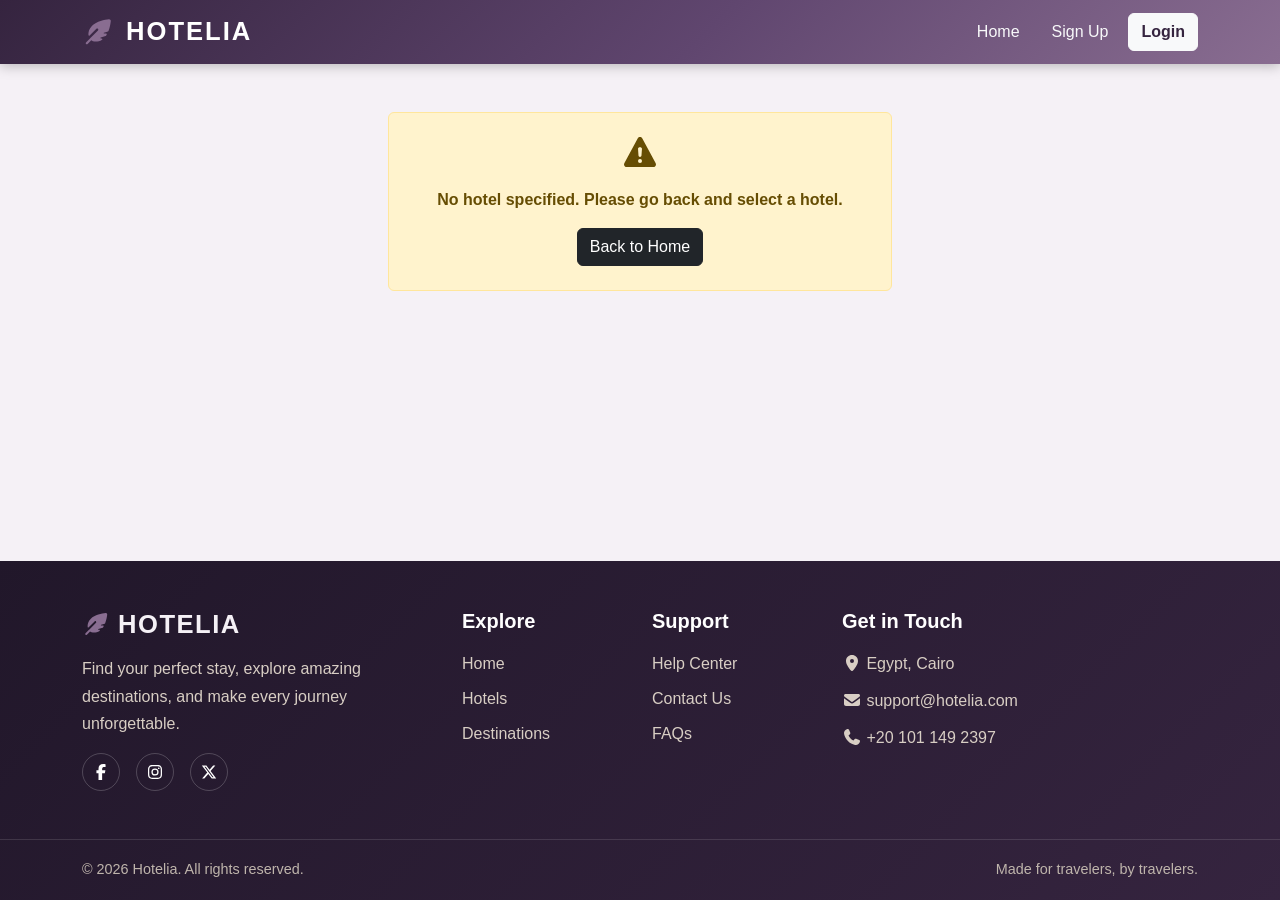
<file: Hotelia/hotel_details.html>
<!DOCTYPE html>
<html lang="en">
<head>
    <meta charset="UTF-8">
    <meta name="viewport" content="width=device-width, initial-scale=1.0">

    <link rel="stylesheet" href="BootFiles/css/bootstrap.min.css" />
    <link rel="stylesheet" href="BootFiles/css/all.min.css" />
    <link rel="stylesheet" href="css/main.css">
    <link rel="stylesheet" href="css/hotel_details.css">

    <title>Hotelia - Hotel Details</title>
    <link rel="shortcut icon" href="assets/leaf.png" type="image/x-icon">
</head>

<body class="main-theme">

    <header class="bg-brown">
        <div class="container">
            <div class="d-flex align-items-center justify-content-between heading">
                <a href="index.html" class="d-flex logo-container text-decoration-none">
                    <i class="fa-solid fa-feather-pointed logo-ic"></i>
                    <h1 class="logo text-white m-0">Hotelia</h1>
                </a>
                <nav class="d-flex align-items-center gap-3 navig" id="mainNav">
                    <button class="nav-toggler" onclick="this.nextElementSibling.classList.toggle('open')" aria-label="Toggle navigation">
                        <i class="fa-solid fa-bars"></i>
                    </button>
                    <div class="nav-collapse">
                        <a href="index.html" class="btn btn-outline-light border-0">Home</a>
                        <a href="my_bookings.html" class="btn btn-outline-light border-0">My Bookings</a>
                        <a href="#" class="btn btn-outline-light">Logout</a>
                    </div>
                </nav>
            </div>
        </div>
    </header>

<main>
    <!-- Hotel Info Hero Section -->
    <section class="hotel-hero">
        <div class="container">
            <div class="row align-items-end">
                <div class="col-12 col-md-8">
                    <span class="badge bg-light text-dark mb-2 px-3 py-2 text-uppercase fw-bold" style="letter-spacing: 1px;">Luxury Resort</span>
                    <h1 class="fw-bold mb-2" id="hotelTitle">Grand View Resort &amp; Spa</h1>
                    <p class="fs-5 opacity-75 mb-3"><i class="fa-solid fa-location-dot me-2"></i> <span id="hotelLocation">Sharm El-Sheikh, Egypt</span></p>
                    <div id="hotelRatingHero" class="d-flex flex-wrap align-items-center gap-2 gap-md-3">
                        <!-- Rating will be dynamically loaded -->
                    </div>
                </div>
            </div>
        </div>
    </section>

    <!-- Available Rooms Section -->
    <section class="py-5" style="background-color: var(--background-color, #f7f4ef);">
        <div class="container py-4">
            <h2 class="fw-bold mb-4 text-dark border-bottom pb-3">Available Room Types</h2>
            
            <div class="row g-4" id="roomsContainer">
                
                <!-- Room Card 1 -->
                <div class="col-12 col-sm-6 col-md-4">
                    <div class="room-card h-100 d-flex flex-column">
                        <div class="room-img">
                            <i class="fa-solid fa-bed"></i>
                        </div>
                        <div class="p-4 d-flex flex-column flex-grow-1">
                            <h4 class="fw-bold mb-2">Standard Double Room</h4>
                            <p class="text-muted small mb-3">Comfortable room with city view, perfect for couples.</p>
                            <ul class="list-unstyled mb-4">
                                <li class="mb-2"><i class="fa-solid fa-user-group me-2 text-muted"></i> Capacity: 2 Persons</li>
                                <li class="mb-2"><i class="fa-solid fa-wifi me-2 text-muted"></i> Free Wi-Fi</li>
                                <li><i class="fa-solid fa-tv me-2 text-muted"></i> Flat Screen TV</li>
                            </ul>
                            <div class="mt-auto d-flex align-items-center justify-content-between">
                                <div class="room-price">$120 <span class="fs-6 text-muted fw-normal">/ night</span></div>
                                <a href="checkout.html" class="btn btn-book text-decoration-none">Book Now</a>
                            </div>
                        </div>
                    </div>
                </div>

                <!-- Room Card 2 -->
                <div class="col-12 col-sm-6 col-md-4">
                    <div class="room-card h-100 d-flex flex-column">
                        <div class="room-img">
                            <i class="fa-solid fa-crown"></i>
                        </div>
                        <div class="p-4 d-flex flex-column flex-grow-1">
                            <h4 class="fw-bold mb-2">Luxury Suite</h4>
                            <p class="text-muted small mb-3">Spacious suite with sea view, living area, and premium amenities.</p>
                            <ul class="list-unstyled mb-4">
                                <li class="mb-2"><i class="fa-solid fa-user-group me-2 text-muted"></i> Capacity: 4 Persons</li>
                                <li class="mb-2"><i class="fa-solid fa-mug-hot me-2 text-muted"></i> Breakfast Included</li>
                                <li><i class="fa-solid fa-hot-tub-person me-2 text-muted"></i> Private Jacuzzi</li>
                            </ul>
                            <div class="mt-auto d-flex align-items-center justify-content-between">
                                <div class="room-price">$350 <span class="fs-6 text-muted fw-normal">/ night</span></div>
                                <a href="checkout.html" class="btn btn-book text-decoration-none">Book Now</a>
                            </div>
                        </div>
                    </div>
                </div>

                <!-- Room Card 3 -->
                <div class="col-12 col-sm-6 col-md-4">
                    <div class="room-card h-100 d-flex flex-column">
                        <div class="room-img">
                            <i class="fa-solid fa-people-roof"></i>
                        </div>
                        <div class="p-4 d-flex flex-column flex-grow-1">
                            <h4 class="fw-bold mb-2">Family Room</h4>
                            <p class="text-muted small mb-3">Connecting rooms designed for families with children.</p>
                            <ul class="list-unstyled mb-4">
                                <li class="mb-2"><i class="fa-solid fa-user-group me-2 text-muted"></i> Capacity: 5 Persons</li>
                                <li class="mb-2"><i class="fa-solid fa-water-ladder me-2 text-muted"></i> Pool Access</li>
                                <li><i class="fa-solid fa-gamepad me-2 text-muted"></i> Kids Play Area</li>
                            </ul>
                            <div class="mt-auto d-flex align-items-center justify-content-between">
                                <div class="room-price">$210 <span class="fs-6 text-muted fw-normal">/ night</span></div>
                                <a href="checkout.html" class="btn btn-book text-decoration-none">Book Now</a>
                            </div>
                        </div>
                    </div>
                </div>

            </div>
        </div>
    </section>

    <!-- Reviews Section -->
    <section class="py-5" style="background-color: #fff;">
        <div class="container py-4">
            <div class="d-flex justify-content-between align-items-center mb-4 border-bottom pb-3">
                <h2 class="fw-bold mb-0 text-dark">
                    <i class="fa-solid fa-star text-warning me-2"></i>
                    Guest Reviews
                </h2>
                <div id="averageRatingDisplay" class="text-end"></div>
            </div>
            
            <div id="reviewsContainer">
                <div class="text-center py-5 text-muted">
                    <div class="spinner-border" role="status"></div>
                    <p class="mt-3">Loading reviews...</p>
                </div>
            </div>
        </div>
    </section>

</main>

<footer class="footer">
    <div class="container py-5">
        <div class="row g-4">
            <div class="col-12 col-md-6 col-lg-4">
                <div class="d-flex align-items-center mb-3">
                    <i class="fa-solid fa-feather-pointed footer-icon me-2"></i>
                    <h3 class="footer-logo m-0">Hotelia</h3>
                </div>
                <p class="footer-text">Find your perfect stay, explore amazing destinations, and make every journey unforgettable.</p>
                <div class="social-links d-flex gap-3 mt-3">
                    <a href="#" aria-label="Facebook"><i class="fa-brands fa-facebook-f"></i></a>
                    <a href="#" aria-label="Instagram"><i class="fa-brands fa-instagram"></i></a>
                    <a href="#" aria-label="Twitter"><i class="fa-brands fa-x-twitter"></i></a>
                </div>
            </div>
            <div class="col-6 col-md-3 col-lg-2">
                <h5 class="footer-title">Explore</h5>
                <ul class="list-unstyled footer-links">
                    <li><a href="index.html">Home</a></li>
                    <li><a href="#">Hotels</a></li>
                    <li><a href="#">Destinations</a></li>
                </ul>
            </div>
            <div class="col-6 col-md-3 col-lg-2">
                <h5 class="footer-title">Support</h5>
                <ul class="list-unstyled footer-links">
                    <li><a href="#">Help Center</a></li>
                    <li><a href="#">Contact Us</a></li>
                    <li><a href="#">FAQs</a></li>
                </ul>
            </div>
            <div class="col-12 col-lg-4">
                <h5 class="footer-title">Get in Touch</h5>
                <div class="footer-contact">
                    <p><i class="fa-solid fa-location-dot"></i> Egypt, Cairo</p>
                    <p><i class="fa-solid fa-envelope"></i> support@hotelia.com</p>
                    <p><i class="fa-solid fa-phone"></i> +20 101 149 2397</p>
                </div>
            </div>
        </div>
    </div>
    <div class="footer-bottom">
        <div class="container">
            <div class="d-flex flex-column flex-md-row justify-content-between align-items-center gap-2">
                <p class="m-0">© 2026 Hotelia. All rights reserved.</p>
                <p class="m-0">Made for travelers, by travelers.</p>
            </div>
        </div>
    </div>
</footer>

<script src="BootFiles/js/bootstrap.bundle.min.js"></script>
<script src="BootFiles/js/all.min.js"></script>
<script src="js/config.js"></script>
<script src="js/hotel-details.js"></script>
</body>
</html>
</file>
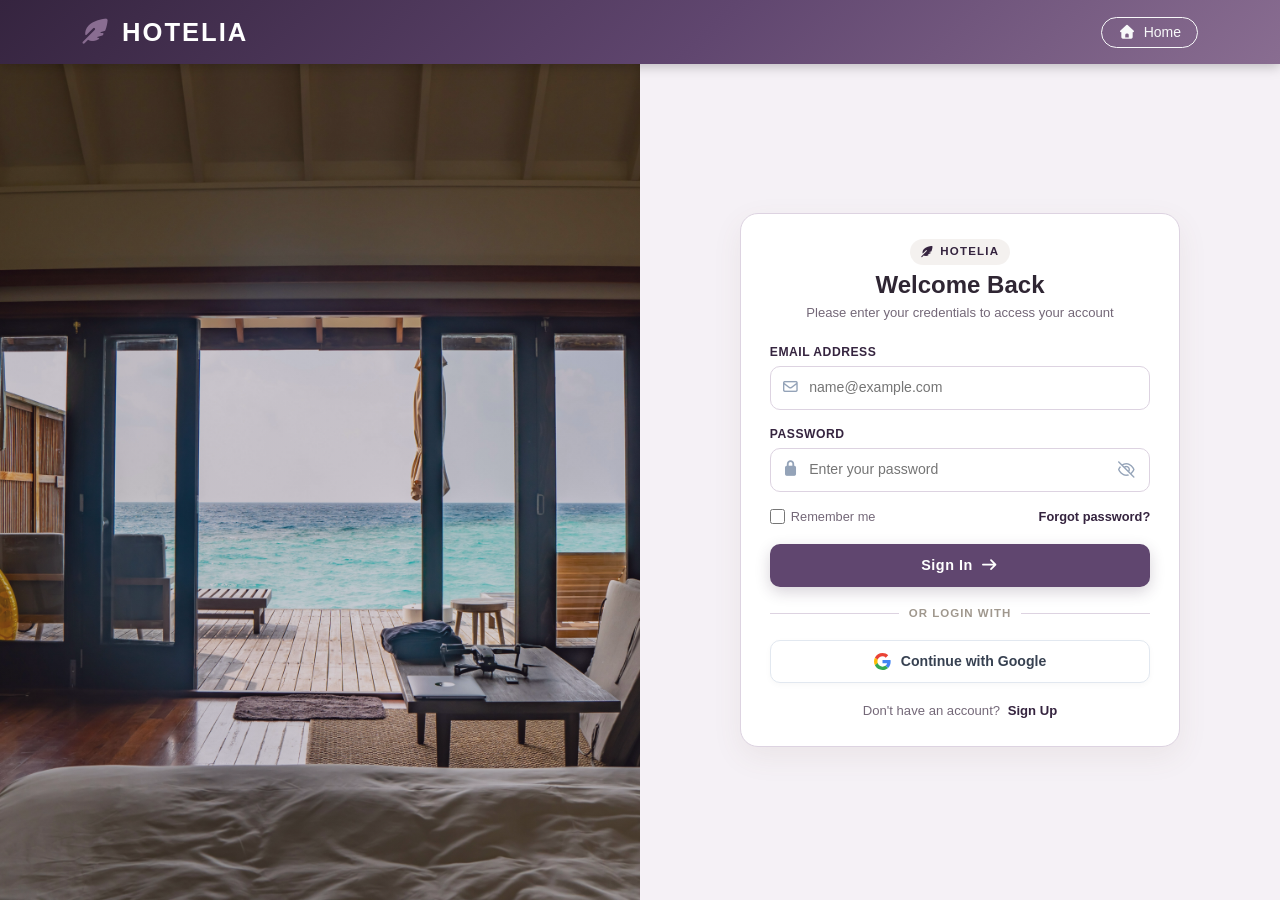
<file: Hotelia/inventory.html>
<!DOCTYPE html>
<html lang="en">
<head>
    <meta charset="UTF-8">
    <meta name="viewport" content="width=device-width, initial-scale=1.0">
    <link rel="stylesheet" href="BootFiles/css/bootstrap.min.css" />
    <link rel="stylesheet" href="BootFiles/css/all.min.css" />
    <link rel="stylesheet" href="css/main.css">
    <link rel="stylesheet" href="css/inventory.css">
    <title>Hotelia Admin - Inventory</title>
    <link rel="shortcut icon" href="assets/leaf.png" type="image/x-icon">
</head>
<body class="main-theme">

    <header class="bg-brown">
        <div class="container">
            <div class="d-flex align-items-center justify-content-between heading">
                <a href="admin.html" class="d-flex logo-container text-decoration-none">
                    <i class="fa-solid fa-feather-pointed logo-ic"></i>
                    <h1 class="logo text-white m-0">Hotelia Admin</h1>
                </a>
                <nav class="d-flex align-items-center gap-3 navig" id="mainNav">
                    <button class="nav-toggler" onclick="this.nextElementSibling.classList.toggle('open')" aria-label="Toggle navigation">
                        <i class="fa-solid fa-bars"></i>
                    </button>
                    <div class="nav-collapse">
                        <a href="admin.html" class="btn btn-outline-light">Dashboard</a>
                        <a href="inventory.html" class="btn btn-outline-light">Inventory</a>
                        <a href="admin-profile.html" class="btn btn-light" style="color:var(--primary-dark);font-weight:bold;">
                            <i class="fa-solid fa-user-circle me-1"></i>Profile
                        </a>
                        <button onclick="logoutAdmin()" class="btn btn-outline-light">Logout</button>
                    </div>
                </nav>
            </div>
        </div>
    </header>

<main>
    <div class="container admin-section">
        
        <div class="d-flex justify-content-between align-items-center mb-4">
            <div>
                <h2 class="fw-bold text-dark m-0"><i class="fa-solid fa-calendar-check me-2" style="color: var(--primary-color);"></i>Room Inventory</h2>
                <p class="text-muted mt-2">Manage daily room availability to prevent double booking.</p>
            </div>
        </div>

        <!-- Filters -->
        <div class="filter-card">
            <form class="row g-3 align-items-end">
                <div class="col-md-3">
                    <label class="form-label fw-bold small text-muted text-uppercase">Select Hotel</label>
                    <select class="form-select">
                        <option selected>Grand Royal</option>
                        <option>Sea View Resort</option>
                        <option>Mountain Lodge</option>
                    </select>
                </div>
                <div class="col-md-3">
                    <label class="form-label fw-bold small text-muted text-uppercase">Start Date</label>
                    <input type="date" class="form-control" value="2026-08-15">
                </div>
                <div class="col-md-3">
                    <label class="form-label fw-bold small text-muted text-uppercase">End Date</label>
                    <input type="date" class="form-control" value="2026-08-22">
                </div>
                <div class="col-md-3">
                    <button type="button" class="btn btn-dark w-100">Load Inventory</button>
                </div>
            </form>
        </div>
        
        <!-- Inventory Table -->
        <div class="table-responsive table-custom">
            <table class="table table-hover mb-0">
                <thead>
                    <tr>
                        <th class="py-3 px-4">Date</th>
                        <th class="py-3">Room Type</th>
                        <th class="py-3 text-center">Total Rooms</th>
                        <th class="py-3 text-center">Booked</th>
                        <th class="py-3 text-center">Available (To Sell)</th>
                        <th class="py-3 text-end px-4">Action</th>
                    </tr>
                </thead>
                <tbody>
                    <tr>
                        <td class="px-4 fw-semibold">15 Aug 2026</td>
                        <td>Luxury Suite</td>
                        <td class="text-center">10</td>
                        <td class="text-center text-danger fw-bold">8</td>
                        <td class="text-center">
                            <input type="number" class="input-qty" value="2" min="0" max="10">
                        </td>
                        <td class="text-end px-4">
                            <button class="btn btn-sm btn-outline-success fw-bold">Save</button>
                        </td>
                    </tr>
                    <tr>
                        <td class="px-4 fw-semibold">15 Aug 2026</td>
                        <td>Standard Double</td>
                        <td class="text-center">40</td>
                        <td class="text-center text-danger fw-bold">15</td>
                        <td class="text-center">
                            <input type="number" class="input-qty" value="25" min="0" max="40">
                        </td>
                        <td class="text-end px-4">
                            <button class="btn btn-sm btn-outline-success fw-bold">Save</button>
                        </td>
                    </tr>
                    <tr>
                        <td class="px-4 fw-semibold">16 Aug 2026</td>
                        <td>Luxury Suite</td>
                        <td class="text-center">10</td>
                        <td class="text-center text-danger fw-bold">10</td>
                        <td class="text-center">
                            <input type="number" class="input-qty" value="0" min="0" max="10">
                            <span class="badge bg-danger ms-2">Sold Out</span>
                        </td>
                        <td class="text-end px-4">
                            <button class="btn btn-sm btn-outline-success fw-bold">Save</button>
                        </td>
                    </tr>
                </tbody>
            </table>
        </div>

    </div>
</main>

<footer class="footer">
    <!-- Footer content remains the same as admin.html -->
    <div class="container py-5">
        <div class="row g-4">
            <div class="col-12 col-md-6 col-lg-4">
                <div class="d-flex align-items-center mb-3">
                    <i class="fa-solid fa-feather-pointed footer-icon me-2"></i>
                    <h3 class="footer-logo m-0">Hotelia Admin</h3>
                </div>
                <p class="footer-text">Manage the best stays and ensure the highest quality experience for all our guests.</p>
            </div>
            <div class="col-6 col-md-3 col-lg-2">
                <h5 class="footer-title">Admin Links</h5>
                <ul class="list-unstyled footer-links">
                    <li><a href="admin.html">Dashboard</a></li>
                    <li><a href="hotels.html">Hotels</a></li>
                    <li><a href="rooms.html">Room Types</a></li>
                    <li><a href="inventory.html">Inventory</a></li>
                </ul>
            </div>
            <div class="col-6 col-md-3 col-lg-2">
                <h5 class="footer-title">Support</h5>
                <ul class="list-unstyled footer-links">
                    <li><a href="#">Admin Guide</a></li>
                    <li><a href="#">System Status</a></li>
                    <li><a href="#">Contact IT</a></li>
                </ul>
            </div>
            <div class="col-12 col-lg-4">
                <h5 class="footer-title">Get in Touch</h5>
                <div class="footer-contact">
                    <p><i class="fa-solid fa-location-dot"></i> Egypt, Cairo HQ</p>
                    <p><i class="fa-solid fa-envelope"></i> admin@hotelia.com</p>
                    <p><i class="fa-solid fa-phone"></i> +20 101 149 2397</p>
                </div>
            </div>
        </div>
    </div>
    <div class="footer-bottom">
        <div class="container">
            <div class="d-flex flex-column flex-md-row justify-content-between align-items-center gap-2">
                <p class="m-0">© 2026 Hotelia Admin Panel. All rights reserved.</p>
                <p class="m-0">Powered by Hotelia Core Systems.</p>
            </div>
        </div>
    </div>
</footer>

<script src="BootFiles/js/bootstrap.bundle.min.js"></script>
<script src="BootFiles/js/all.min.js"></script>
<script src="js/config.js"></script>
<script src="js/admin-inventory.js"></script>
</body>
</html>
</file>
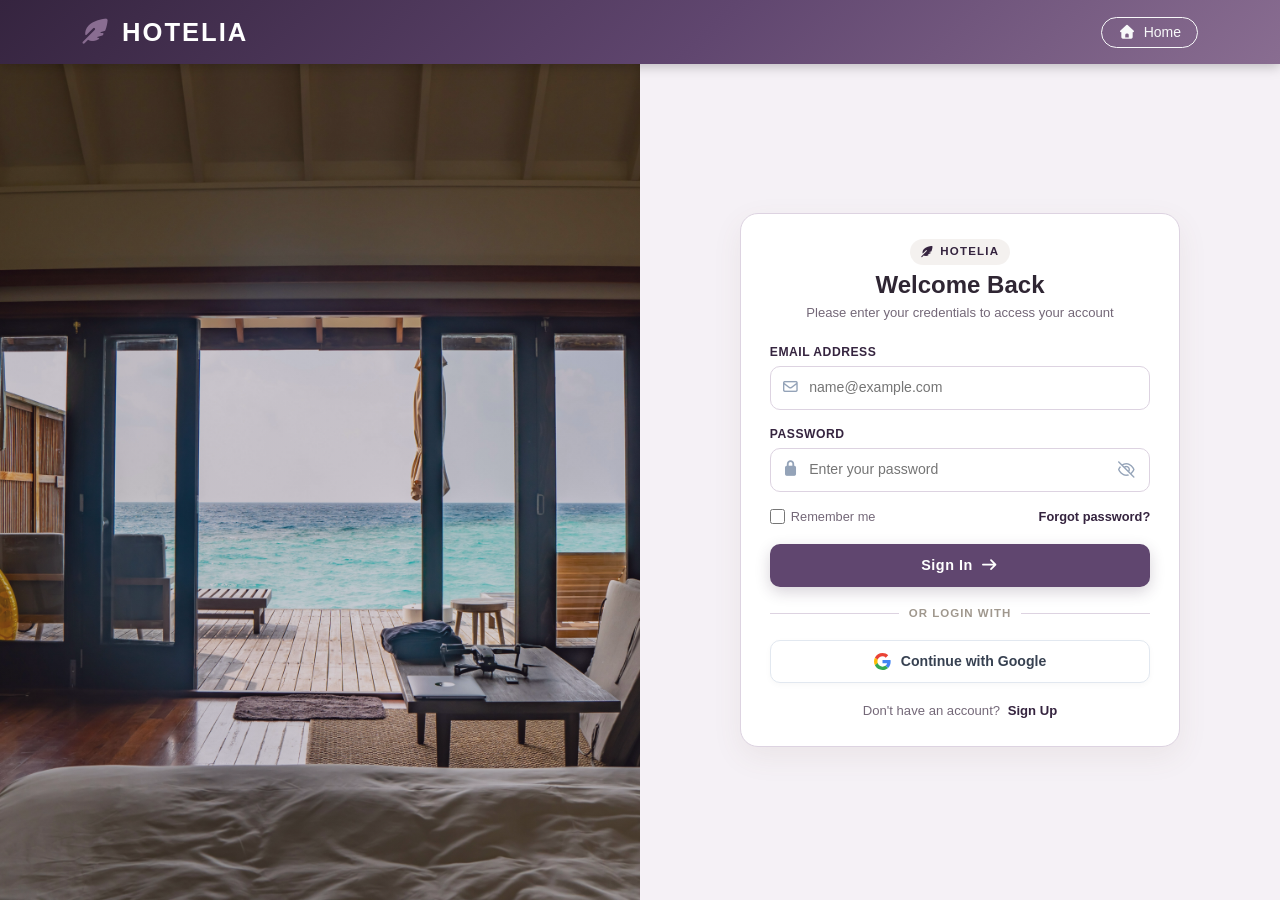
<file: Hotelia/login.html>
<!DOCTYPE html>
<html lang="en">
<head>
    <meta charset="UTF-8">
    <meta name="viewport" content="width=device-width, initial-scale=1.0">
    <title>Login - Hotelia</title>

    <!-- Google Fonts -->
    <link rel="preconnect" href="https://fonts.googleapis.com">
    <link rel="preconnect" href="https://fonts.gstatic.com" crossorigin>
    <link href="https://fonts.googleapis.com/css2?family=Plus+Jakarta+Sans:wght@400;500;600;700&display=swap" rel="stylesheet">

    <!-- CSS Stylesheets -->
    <link rel="stylesheet" href="BootFiles/css/bootstrap.min.css">
    <link rel="stylesheet" href="BootFiles/css/all.min.css">
    <link rel="stylesheet" href="css/main.css">
    <link rel="stylesheet" href="css/login.css">
    <link rel="shortcut icon" href="assets/leaf.png" type="image/x-icon">
</head>
<body class="main-theme auth-page">

    <!-- Navigation Header -->
    <header class="bg-brown fixed-top auth-header">
        <div class="container">
            <div class="d-flex align-items-center justify-content-between heading py-3">
                <a href="index.html" class="d-flex align-items-center gap-2 text-decoration-none logo-container">
                    <i class="fa-solid fa-feather-pointed logo-ic"></i>
                    <h1 class="logo text-white m-0 h4">Hotelia</h1>
                </a>
                <nav class="d-flex align-items-center gap-2">
                    <a href="index.html" class="btn btn-outline-light btn-sm px-3 rounded-pill">
                        <i class="fa-solid fa-house me-1"></i> Home
                    </a>
                </nav>
            </div>
        </div>
    </header>

    <!-- Split Auth Container -->
    <div class="auth-wrapper">
        <div class="row g-0 w-100">
            
            <!-- Left Hero Column -->
            <div class="col-lg-6 d-none d-lg-flex auth-hero-col">
            </div>

            <!-- Right Form Column -->
            <div class="col-12 col-lg-6 auth-form-col">
                <div class="auth-card">
                    
                    <div class="auth-header-box">
                        <div class="auth-badge">
                            <i class="fa-solid fa-feather-pointed"></i> Hotelia
                        </div>
                        <h2 class="auth-title">Welcome Back</h2>
                        <p class="auth-subtitle">Please enter your credentials to access your account</p>
                    </div>

                    <form id="loginForm">
                        
                        <!-- Email Input -->
                        <div class="auth-group">
                            <label class="auth-label" for="loginEmail">Email Address</label>
                            <div class="auth-input-wrapper">
                                <input type="email" id="loginEmail" class="auth-input" placeholder="name@example.com" required>
                                <i class="fa-regular fa-envelope auth-input-icon"></i>
                            </div>
                        </div>

                        <!-- Password Input -->
                        <div class="auth-group">
                            <label class="auth-label" for="loginPassword">Password</label>
                            <div class="auth-input-wrapper">
                                <input type="password" id="loginPassword" class="auth-input" placeholder="Enter your password" required>
                                <i class="fa-solid fa-lock auth-input-icon"></i>
                                <button type="button" class="password-toggle-btn" onclick="togglePassword('loginPassword', this)" title="Toggle password visibility">
                                    <i class="fa-regular fa-eye-slash"></i>
                                </button>
                            </div>
                        </div>

                        <p id="authMessage" class="auth-message" role="alert" aria-live="polite"></p>

                        <!-- Remember me & Forgot Password -->
                        <div class="auth-options">
                            <label class="auth-checkbox-label">
                                <input type="checkbox" id="rememberMe">
                                <span>Remember me</span>
                            </label>
                            <a href="#" class="auth-forgot-link">Forgot password?</a>
                        </div>

                        <!-- Submit Button -->
                        <button type="submit" class="btn-auth-primary">
                            <span>Sign In</span>
                            <i class="fa-solid fa-arrow-right"></i>
                        </button>

                    </form>

                    <!-- Divider -->
                    <div class="auth-divider">
                        <span>Or login with</span>
                    </div>

                    <!-- Modern Google Login Button -->
                    <a href="#" class="btn-google-login" role="button" aria-label="Login with Google">
                        <svg class="google-icon-svg" viewBox="0 0 48 48" xmlns="http://www.w3.org/2000/svg">
                            <path fill="#EA4335" d="M24 9.5c3.54 0 6.71 1.22 9.21 3.6l6.85-6.85C35.9 2.38 30.47 0 24 0 14.62 0 6.51 5.38 2.56 13.22l7.98 6.19C12.43 13.72 17.74 9.5 24 9.5z"/>
                            <path fill="#4285F4" d="M46.98 24.55c0-1.57-.15-3.09-.38-4.55H24v9.02h12.94c-.58 2.96-2.26 5.48-4.78 7.18l7.73 6c4.51-4.18 7.09-10.36 7.09-17.65z"/>
                            <path fill="#FBBC05" d="M10.53 28.59c-.48-1.45-.76-2.99-.76-4.59s.27-3.14.76-4.59l-7.98-6.19C.92 16.46 0 20.12 0 24c0 3.88.92 7.54 2.56 10.78l7.97-6.19z"/>
                            <path fill="#34A853" d="M24 48c6.48 0 11.93-2.13 15.89-5.81l-7.73-6c-2.15 1.45-4.92 2.3-8.16 2.3-6.26 0-11.57-4.22-13.47-9.91l-7.98 6.19C6.51 42.62 14.62 48 24 48z"/>
                        </svg>
                        <span>Continue with Google</span>
                    </a>

                    <!-- Footer Link -->
                    <p class="auth-footer-text">
                        Don't have an account? <a href="signup.html">Sign Up</a>
                    </p>

                </div>
            </div>

        </div>
    </div>

    <!-- Scripts -->
    <script src="BootFiles/js/bootstrap.bundle.min.js"></script>
    <script src="js/config.js"></script>
    <script src="js/auth-ui.js"></script>
    <script src="js/login.js"></script>
</body>
</html>
</file>
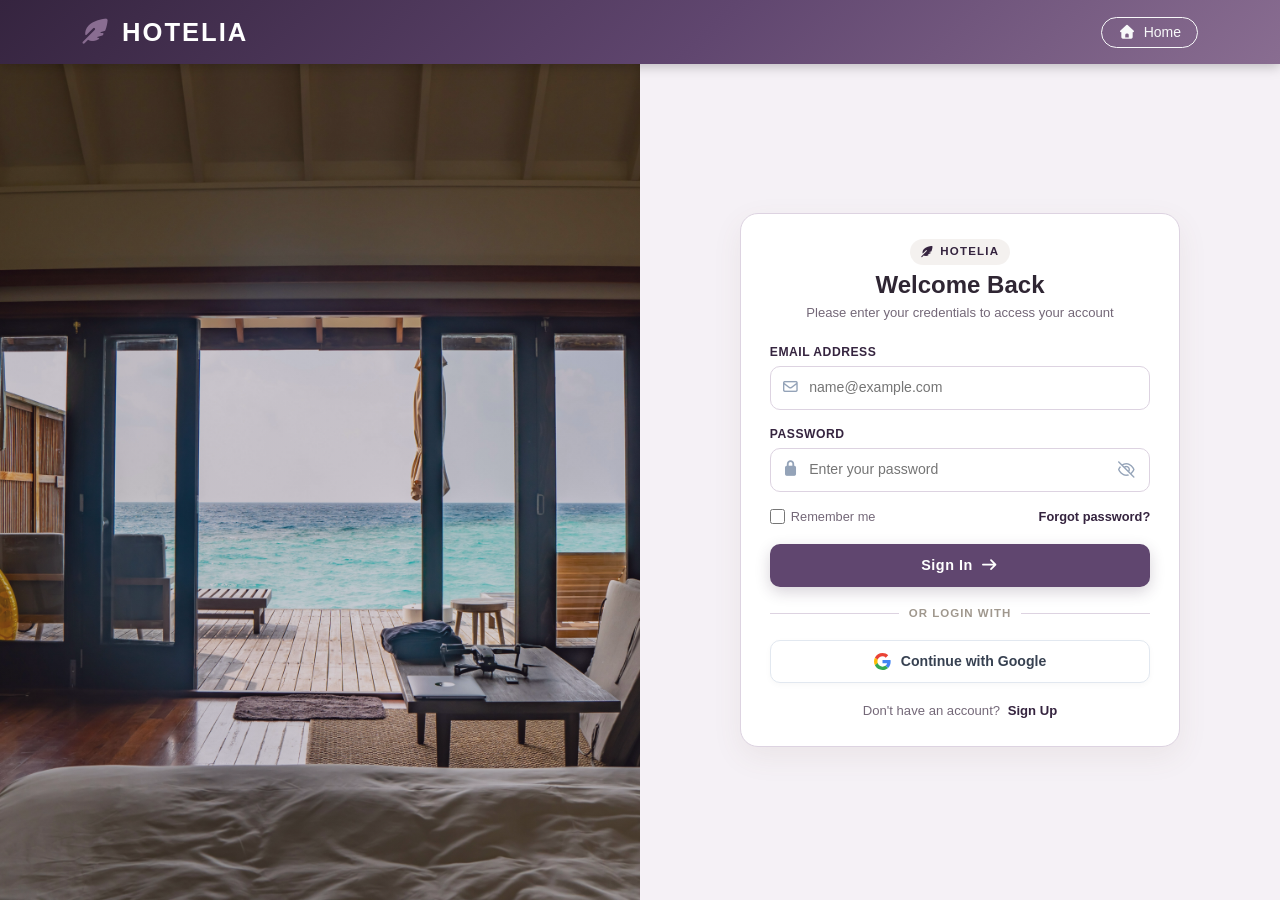
<file: Hotelia/my_bookings.html>
<!DOCTYPE html>
<html lang="en">
<head>
    <meta charset="UTF-8">
    <meta name="viewport" content="width=device-width, initial-scale=1.0">

    <link rel="stylesheet" href="BootFiles/css/bootstrap.min.css" />
    <link rel="stylesheet" href="BootFiles/css/all.min.css" />
    <link rel="stylesheet" href="css/main.css">
    <link rel="stylesheet" href="css/my_bookings.css">

    <title>Hotelia - My Bookings</title>
    <link rel="shortcut icon" href="assets/leaf.png" type="image/x-icon">
</head>

<body class="main-theme">

    <header class="bg-brown">
        <div class="container">
            <div class="d-flex align-items-center justify-content-between heading">
                <a href="index.html" class="d-flex logo-container text-decoration-none">
                    <i class="fa-solid fa-feather-pointed logo-ic"></i>
                    <h1 class="logo text-white m-0">Hotelia</h1>
                </a>
                <nav class="d-flex align-items-center gap-3 navig" id="mainNav">
                    <button class="nav-toggler" onclick="this.nextElementSibling.classList.toggle('open')" aria-label="Toggle navigation">
                        <i class="fa-solid fa-bars"></i>
                    </button>
                    <div class="nav-collapse">
                        <a href="index.html" class="btn btn-outline-light border-0">Home</a>
                        <a href="my_bookings.html" class="btn btn-light text-brown fw-bold">My Bookings</a>
                        <a href="#" class="btn btn-outline-light">Logout</a>
                    </div>
                </nav>
            </div>
        </div>
    </header>

<main class="bookings-section">
    <div class="container">
        
        <div class="mb-5">
            <h2 class="fw-bold text-dark mb-2">My Bookings</h2>
            <p class="text-muted">Manage your upcoming stays and view your booking history.</p>
        </div>

        <div class="row">
            <div class="col-lg-10 mx-auto" id="bookings-container">
                <!-- Bookings are loaded dynamically by my-bookings.js -->
                <div class="text-center py-5">
                    <div class="spinner-border text-secondary" role="status"></div>
                    <p class="mt-3 text-muted">Loading your bookings...</p>
                </div>
            </div>
        </div>

    </div>
</main>

<footer class="footer">
    <div class="container py-5">
        <div class="row g-4">
            <div class="col-12 col-md-6 col-lg-4">
                <div class="d-flex align-items-center mb-3">
                    <i class="fa-solid fa-feather-pointed footer-icon me-2"></i>
                    <h3 class="footer-logo m-0">Hotelia</h3>
                </div>
                <p class="footer-text">Find your perfect stay, explore amazing destinations, and make every journey unforgettable.</p>
            </div>
            <div class="col-6 col-md-3 col-lg-2">
                <h5 class="footer-title">Explore</h5>
                <ul class="list-unstyled footer-links">
                    <li><a href="index.html">Home</a></li>
                    <li><a href="#">Hotels</a></li>
                    <li><a href="#">Destinations</a></li>
                </ul>
            </div>
            <div class="col-6 col-md-3 col-lg-2">
                <h5 class="footer-title">Support</h5>
                <ul class="list-unstyled footer-links">
                    <li><a href="#">Help Center</a></li>
                    <li><a href="#">Contact Us</a></li>
                    <li><a href="#">FAQs</a></li>
                </ul>
            </div>
            <div class="col-12 col-lg-4">
                <h5 class="footer-title">Get in Touch</h5>
                <div class="footer-contact">
                    <p><i class="fa-solid fa-location-dot"></i> Egypt, Cairo</p>
                    <p><i class="fa-solid fa-envelope"></i> support@hotelia.com</p>
                    <p><i class="fa-solid fa-phone"></i> +20 101 149 2397</p>
                </div>
            </div>
        </div>
    </div>
    <div class="footer-bottom">
        <div class="container">
            <div class="d-flex flex-column flex-md-row justify-content-between align-items-center gap-2">
                <p class="m-0">© 2026 Hotelia. All rights reserved.</p>
                <p class="m-0">Made for travelers, by travelers.</p>
            </div>
        </div>
    </div>
</footer>

<script src="BootFiles/js/bootstrap.bundle.min.js"></script>
<script src="BootFiles/js/all.min.js"></script>
<script src="js/config.js"></script>
<script src="js/my-bookings.js"></script>
</body>
</html>
</file>
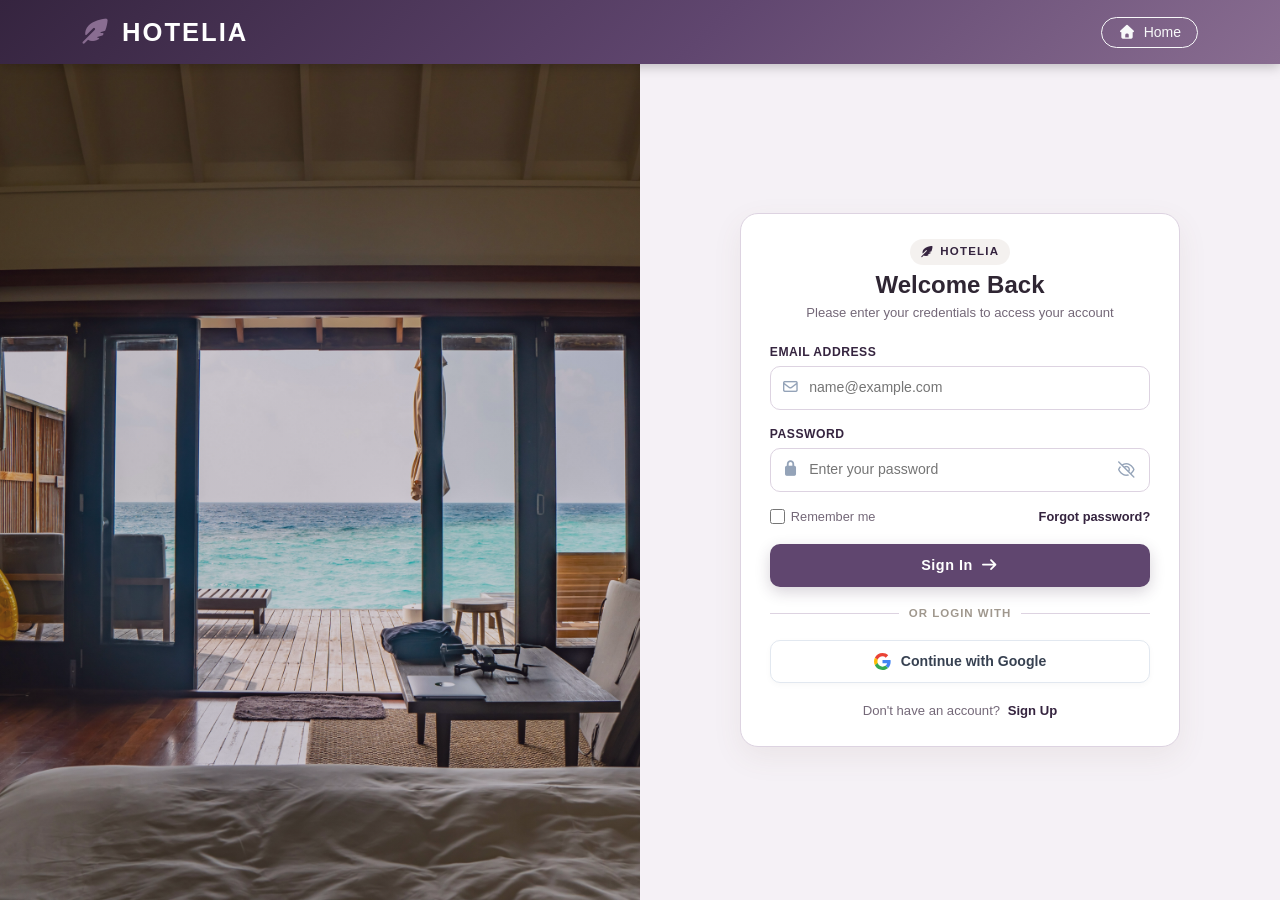
<file: Hotelia/profile.html>
<!DOCTYPE html>
<html lang="en">
<head>
    <meta charset="UTF-8">
    <meta name="viewport" content="width=device-width, initial-scale=1.0">

    <link rel="stylesheet" href="BootFiles/css/bootstrap.min.css">
    <link rel="stylesheet" href="BootFiles/css/all.min.css">
    <link rel="stylesheet" href="css/main.css">
    <link rel="stylesheet" href="css/profile.css">

    <title>Hotelia - My Profile</title>
    <link rel="shortcut icon" href="assets/leaf.png" type="image/x-icon">
</head>

<body class="main-theme">

    <header class="bg-brown">
        <div class="container">
            <div class="d-flex align-items-center justify-content-between heading">
                <a href="index.html" class="d-flex align-items-center logo-container text-decoration-none">
                    <i class="fa-solid fa-feather-pointed logo-ic"></i>
                    <h1 class="logo text-white m-0">Hotelia</h1>
                </a>
                <nav class="d-flex align-items-center gap-3 navig" id="mainNav">
                    <button class="nav-toggler" onclick="this.nextElementSibling.classList.toggle('open')" aria-label="Toggle navigation">
                        <i class="fa-solid fa-bars"></i>
                    </button>
                    <div class="nav-collapse">
                        <a href="profile.html" class="btn btn-light fw-bold" style="color:var(--primary-dark)">Profile</a>
                        <button onclick="handleLogout()" class="btn btn-outline-light">Logout</button>
                    </div>
                </nav>
            </div>
        </div>
    </header>

    <main class="py-5">
        <div class="container profile-section">
            <!-- Grid متكاملة بأبعاد متناسقة -->
            <div class="row g-4">

                <!-- 1. Account Info -->
                <div class="col-12 col-md-6">
                    <div class="profile-card h-100">
                        <h5 class="fw-bold mb-4 d-flex align-items-center" style="color:var(--primary-color);">
                            <i class="fa-solid fa-circle-info me-2"></i>Account Info
                        </h5>

                        <div class="info-item mb-3 d-flex align-items-center gap-3">
                            <div class="info-icon"><i class="fa-solid fa-user"></i></div>
                            <div>
                                <div class="info-label text-muted small">Full Name</div>
                                <div class="info-value fw-semibold" id="infoName">—</div>
                            </div>
                        </div>

                        <div class="info-item mb-3 d-flex align-items-center gap-3">
                            <div class="info-icon"><i class="fa-solid fa-envelope"></i></div>
                            <div>
                                <div class="info-label text-muted small">Email Address</div>
                                <div class="info-value fw-semibold" id="infoEmail">—</div>
                            </div>
                        </div>

                        <div class="info-item mb-3 d-flex align-items-center gap-3">
                            <div class="info-icon"><i class="fa-solid fa-shield-halved"></i></div>
                            <div>
                                <div class="info-label text-muted small">Account Role</div>
                                <div class="info-value fw-semibold" id="infoRole">—</div>
                            </div>
                        </div>

                        <div class="info-item d-flex align-items-center gap-3">
                            <div class="info-icon"><i class="fa-solid fa-calendar-plus"></i></div>
                            <div>
                                <div class="info-label text-muted small">Created At</div>
                                <div class="info-value fw-semibold" id="infoCreatedAt">—</div>
                            </div>
                        </div>
                    </div>
                </div>

                <!-- 2. Quick Access -->
                <div class="col-12 col-md-6">
                    <div class="profile-card h-100">
                        <h5 class="fw-bold mb-4 d-flex align-items-center" style="color:var(--primary-color);">
                            <i class="fa-solid fa-th-large me-2"></i>Quick Access
                        </h5>

                        <div class="row g-3" id="quickLinks">

                            <div class="col-12 col-xl-6">
                                <a href="my_bookings.html" class="quick-link-card text-decoration-none h-100 d-flex align-items-center p-3 rounded border">
                                    <div class="ql-icon me-3"><i class="fa-solid fa-calendar-check fs-3"></i></div>
                                    <div class="ql-text">
                                        <h6 class="mb-1 text-dark fw-bold">My Bookings</h6>
                                        <p class="mb-0 text-muted small">View all reservations</p>
                                    </div>
                                </a>
                            </div>

                            <div class="col-12 col-xl-6">
                                <a href="index.html" class="quick-link-card text-decoration-none h-100 d-flex align-items-center p-3 rounded border">
                                    <div class="ql-icon me-3"><i class="fa-solid fa-magnifying-glass fs-3"></i></div>
                                    <div class="ql-text">
                                        <h6 class="mb-1 text-dark fw-bold">Browse Hotels</h6>
                                        <p class="mb-0 text-muted small">Discover destinations</p>
                                    </div>
                                </a>
                            </div>

                            <div class="col-12 col-xl-6">
                                <a href="index.html#hotels-results-section" class="quick-link-card text-decoration-none h-100 d-flex align-items-center p-3 rounded border">
                                    <div class="ql-icon me-3"><i class="fa-solid fa-plus-circle fs-3"></i></div>
                                    <div class="ql-text">
                                        <h6 class="mb-1 text-dark fw-bold">New Reservation</h6>
                                        <p class="mb-0 text-muted small">Book your next stay</p>
                                    </div>
                                </a>
                            </div>

                            <div class="col-12 col-xl-6">
                                <a href="#" class="quick-link-card text-decoration-none h-100 d-flex align-items-center p-3 rounded border">
                                    <div class="ql-icon me-3"><i class="fa-solid fa-headset fs-3"></i></div>
                                    <div class="ql-text">
                                        <h6 class="mb-1 text-dark fw-bold">Help & Support</h6>
                                        <p class="mb-0 text-muted small">Contact us or FAQs</p>
                                    </div>
                                </a>
                            </div>

                            <div class="col-12" id="adminLinkSlot"></div>

                        </div>
                    </div>
                </div>

                <!-- 3. Appearance -->
                <div class="col-12 col-md-6">
                    <div class="profile-card h-100">
                        <h5 class="fw-bold mb-3 d-flex align-items-center" style="color:var(--primary-color);">
                            <i class="fa-solid fa-palette me-2"></i>Appearance
                        </h5>
                        <p class="theme-section-title mb-3">Choose a color theme</p>

                        <div class="theme-grid" id="themeGrid">
                        </div>

                        <p class="text-muted small mt-3 mb-0 text-center">
                            Theme applies across all pages instantly.
                        </p>
                    </div>
                </div>

                <!-- 4. Danger Zone (مربع كامل مستقل متناسق مع بقية الأجزاء) -->
                <div class="col-12 col-md-6">
                    <div class="profile-card danger-zone-card h-100 d-flex flex-column justify-content-between">
                        <div>
                            <h5 class="fw-bold mb-3 d-flex align-items-center text-danger">
                                <i class="fa-solid fa-triangle-exclamation me-2"></i>Danger Zone
                            </h5>
                            <p class="text-muted small mb-3">Once you delete your account, all your bookings and personal data will be permanently removed. This action cannot be undone.</p>
                        </div>
                        <div>
                            <button class="btn btn-outline-danger btn-sm" data-bs-toggle="modal" data-bs-target="#deleteAccountModal">
                                <i class="fa-solid fa-trash-can me-1"></i>Delete My Account
                            </button>
                        </div>
                    </div>
                </div>

            </div>
        </div>
    </main>

    <!-- Delete Account Confirmation Modal -->
    <div class="modal fade" id="deleteAccountModal" tabindex="-1" aria-labelledby="deleteAccountModalLabel" aria-hidden="true">
        <div class="modal-dialog modal-dialog-centered">
            <div class="modal-content">
                <div class="modal-header border-0 pb-0">
                    <h5 class="modal-title fw-bold text-danger" id="deleteAccountModalLabel">
                        <i class="fa-solid fa-triangle-exclamation me-2"></i>Delete Account
                    </h5>
                    <button type="button" class="btn-close" data-bs-dismiss="modal" aria-label="Close"></button>
                </div>
                <div class="modal-body pt-2">
                    <p class="mb-2">Are you sure you want to delete your account?</p>
                    <ul class="text-muted small mb-0">
                        <li>All your bookings will be permanently deleted.</li>
                        <li>Your personal data will be removed from our system.</li>
                        <li>This action <strong>cannot be undone</strong>.</li>
                    </ul>
                </div>
                <div class="modal-footer border-0 pt-0">
                    <button type="button" class="btn btn-secondary" data-bs-dismiss="modal">Cancel</button>
                    <button type="button" class="btn btn-danger" id="confirmDeleteBtn">
                        <span id="deleteSpinner" class="spinner-border spinner-border-sm me-1 d-none" role="status"></span>
                        Yes, Delete My Account
                    </button>
                </div>
            </div>
        </div>
    </div>

    <footer class="footer mt-auto">
        <div class="container py-5">
            <div class="row g-4">
                <div class="col-12 col-md-6 col-lg-4">
                    <div class="d-flex align-items-center mb-3">
                        <i class="fa-solid fa-feather-pointed footer-icon me-2"></i>
                        <h3 class="footer-logo m-0 fs-4">Hotelia</h3>
                    </div>
                    <p class="footer-text">Find your perfect stay, explore amazing destinations, and make every journey unforgettable.</p>
                </div>

                <div class="col-6 col-md-3 col-lg-2">
                    <h5 class="footer-title mb-3">Explore</h5>
                    <ul class="list-unstyled footer-links mb-0">
                        <li class="mb-2"><a href="index.html" class="text-decoration-none">Home</a></li>
                        <li><a href="my_bookings.html" class="text-decoration-none">My Bookings</a></li>
                    </ul>
                </div>

                <div class="col-6 col-md-3 col-lg-2">
                    <h5 class="footer-title mb-3">Support</h5>
                    <ul class="list-unstyled footer-links mb-0">
                        <li class="mb-2"><a href="#" class="text-decoration-none">Help Center</a></li>
                        <li class="mb-2"><a href="#" class="text-decoration-none">Contact Us</a></li>
                        <li><a href="#" class="text-decoration-none">FAQs</a></li>
                    </ul>
                </div>

                <div class="col-12 col-lg-4">
                    <h5 class="footer-title mb-3">Get in Touch</h5>
                    <div class="footer-contact">
                        <p class="mb-2 d-flex align-items-center gap-2"><i class="fa-solid fa-location-dot"></i> Egypt, Cairo</p>
                        <p class="mb-2 d-flex align-items-center gap-2"><i class="fa-solid fa-envelope"></i> support@hotelia.com</p>
                        <p class="mb-0 d-flex align-items-center gap-2"><i class="fa-solid fa-phone"></i> +20 101 149 2397</p>
                    </div>
                </div>
            </div>
        </div>

        <div class="footer-bottom py-3 border-top">
            <div class="container">
                <div class="d-flex flex-column flex-md-row justify-content-between align-items-center gap-2">
                    <p class="m-0 small text-muted">© 2026 Hotelia. All rights reserved.</p>
                    <p class="m-0 small text-muted">Made for travelers, by travelers.</p>
                </div>
            </div>
        </div>
    </footer>

    <script src="BootFiles/js/bootstrap.bundle.min.js"></script>
    <script src="BootFiles/js/all.min.js"></script>
    <script src="js/config.js"></script>
    <script src="js/profile.js"></script>

</body>
</html>
</file>
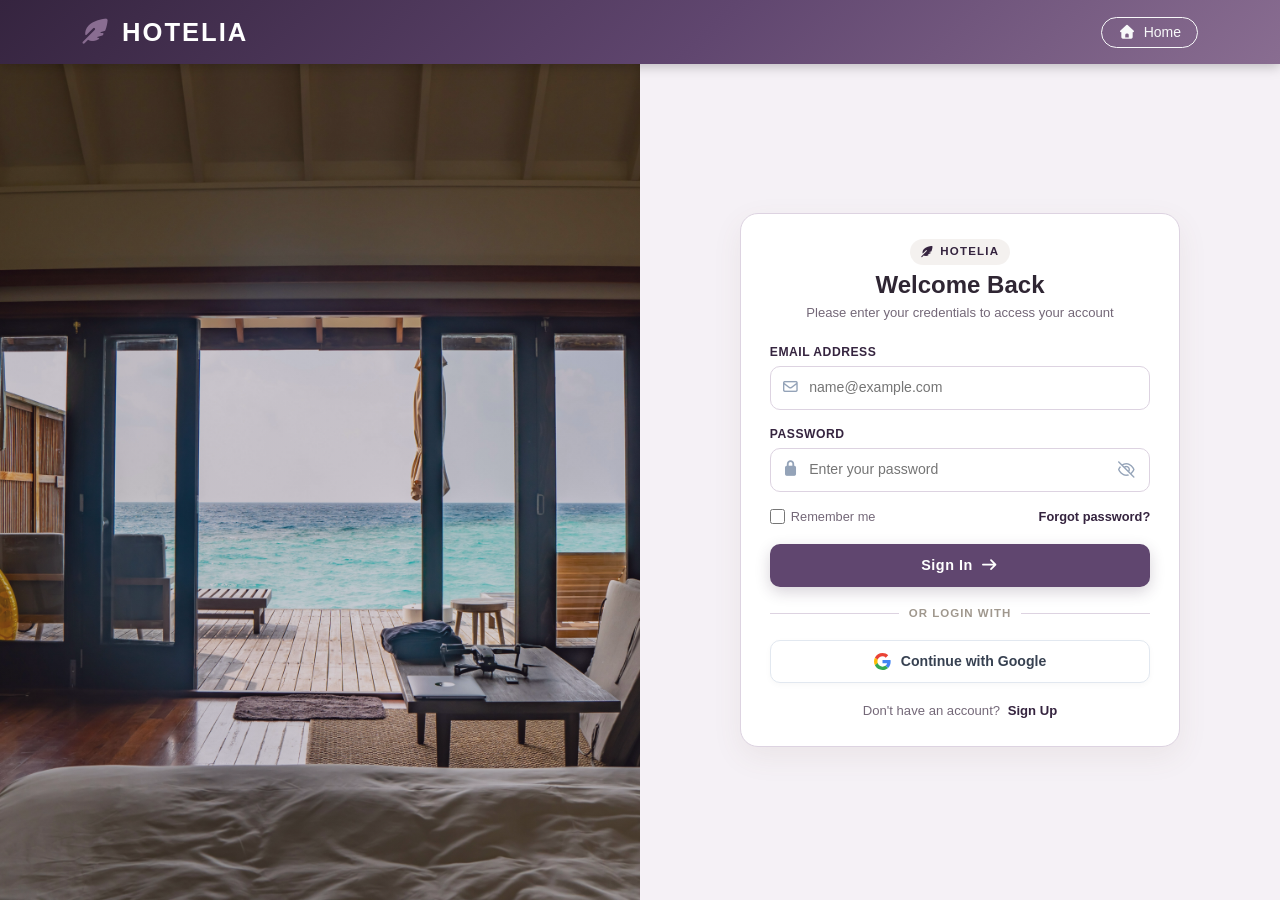
<file: Hotelia/rooms.html>
<!DOCTYPE html>
<html lang="en">
<head>
    <meta charset="UTF-8">
    <meta name="viewport" content="width=device-width, initial-scale=1.0">
    <link rel="stylesheet" href="BootFiles/css/bootstrap.min.css" />
    <link rel="stylesheet" href="BootFiles/css/all.min.css" />
    <link rel="stylesheet" href="css/main.css">
    <link rel="stylesheet" href="css/rooms.css">
    <title>Hotelia Admin - Room Types</title>
    <link rel="shortcut icon" href="assets/leaf.png" type="image/x-icon">
</head>
<body class="main-theme">

    <header class="bg-brown">
        <div class="container">
            <div class="d-flex align-items-center justify-content-between heading">
                <a href="admin.html" class="d-flex logo-container text-decoration-none">
                    <i class="fa-solid fa-feather-pointed logo-ic"></i>
                    <h1 class="logo text-white m-0">Hotelia Admin</h1>
                </a>
                <nav class="d-flex align-items-center gap-3 navig" id="mainNav">
                    <button class="nav-toggler" onclick="this.nextElementSibling.classList.toggle('open')" aria-label="Toggle navigation" aria-controls="adminNavigation">
                        <i class="fa-solid fa-bars"></i>
                    </button>
                    <div class="nav-collapse" id="adminNavigation">
                        <a href="admin.html" class="btn btn-outline-light">Dashboard</a>
                        <a href="hotels.html" class="btn btn-outline-light">Hotels</a>
                        <a href="admin-profile.html" class="btn btn-light" style="color:var(--primary-dark);font-weight:bold;">
                            <i class="fa-solid fa-user-circle me-1"></i>Profile
                        </a>
                        <button onclick="logoutAdmin()" class="btn btn-outline-light">Logout</button>
                    </div>
                </nav>
            </div>
        </div>
    </header>

<main>
    <div class="container admin-section">
        
        <div class="d-flex justify-content-between align-items-center mb-4">
            <div>
                <h2 class="fw-bold text-dark m-0"><i class="fa-solid fa-bed me-2" style="color: var(--primary-color);"></i>Room Types Management</h2>
                <p class="text-muted mt-2">Select a hotel to view and manage its room types and availability.</p>
            </div>
            <button class="btn btn-add" style="display:none;"><i class="fa-solid fa-plus me-2"></i>Add Room Type</button>
        </div>
        
        <div class="table-responsive table-custom">
            <table class="table table-hover mb-0">
                <thead>
                    <tr>
                        <th class="py-3 px-4">Room Type</th>
                        <th class="py-3">Capacity</th>
                        <th class="py-3 text-center">Total Rooms</th>
                        <th class="py-3 text-center">Booked</th>
                        <th class="py-3 text-center">Available Now</th>
                        <th class="py-3">Base Price / Night</th>
                        <th class="py-3 text-end px-4">Actions</th>
                    </tr>
                </thead>
                <tbody>
                    <tr>
                        <td colspan="7" class="text-center py-5 text-muted">
                            <i class="fa-solid fa-building fa-2x mb-2 d-block opacity-40"></i>
                            Select a hotel above to see its room types.
                        </td>
                    </tr>
                </tbody>
            </table>
        </div>

    </div>
</main>

<footer class="footer">
    <!-- Footer content remains the same as admin.html -->
    <div class="container py-5">
        <div class="row g-4">
            <div class="col-12 col-md-6 col-lg-4">
                <div class="d-flex align-items-center mb-3">
                    <i class="fa-solid fa-feather-pointed footer-icon me-2"></i>
                    <h3 class="footer-logo m-0">Hotelia Admin</h3>
                </div>
                <p class="footer-text">Manage the best stays and ensure the highest quality experience for all our guests.</p>
            </div>
            <div class="col-6 col-md-3 col-lg-2">
                <h5 class="footer-title">Admin Links</h5>
                <ul class="list-unstyled footer-links">
                    <li><a href="admin.html">Dashboard</a></li>
                    <li><a href="hotels.html">Hotels</a></li>
                    <li><a href="rooms.html">Room Types & Availability</a></li>
                </ul>
            </div>
            <div class="col-6 col-md-3 col-lg-2">
                <h5 class="footer-title">Support</h5>
                <ul class="list-unstyled footer-links">
                    <li><a href="#">Admin Guide</a></li>
                    <li><a href="#">System Status</a></li>
                    <li><a href="#">Contact IT</a></li>
                </ul>
            </div>
            <div class="col-12 col-lg-4">
                <h5 class="footer-title">Get in Touch</h5>
                <div class="footer-contact">
                    <p><i class="fa-solid fa-location-dot"></i> Egypt, Cairo HQ</p>
                    <p><i class="fa-solid fa-envelope"></i> admin@hotelia.com</p>
                    <p><i class="fa-solid fa-phone"></i> +20 101 149 2397</p>
                </div>
            </div>
        </div>
    </div>
    <div class="footer-bottom">
        <div class="container">
            <div class="d-flex flex-column flex-md-row justify-content-between align-items-center gap-2">
                <p class="m-0">© 2026 Hotelia Admin Panel. All rights reserved.</p>
                <p class="m-0">Powered by Hotelia Core Systems.</p>
            </div>
        </div>
    </div>
</footer>

<script src="BootFiles/js/bootstrap.bundle.min.js"></script>
<script src="BootFiles/js/all.min.js"></script>
<script src="js/config.js"></script>
<script src="js/admin-rooms.js"></script>
</body>
</html>
</file>
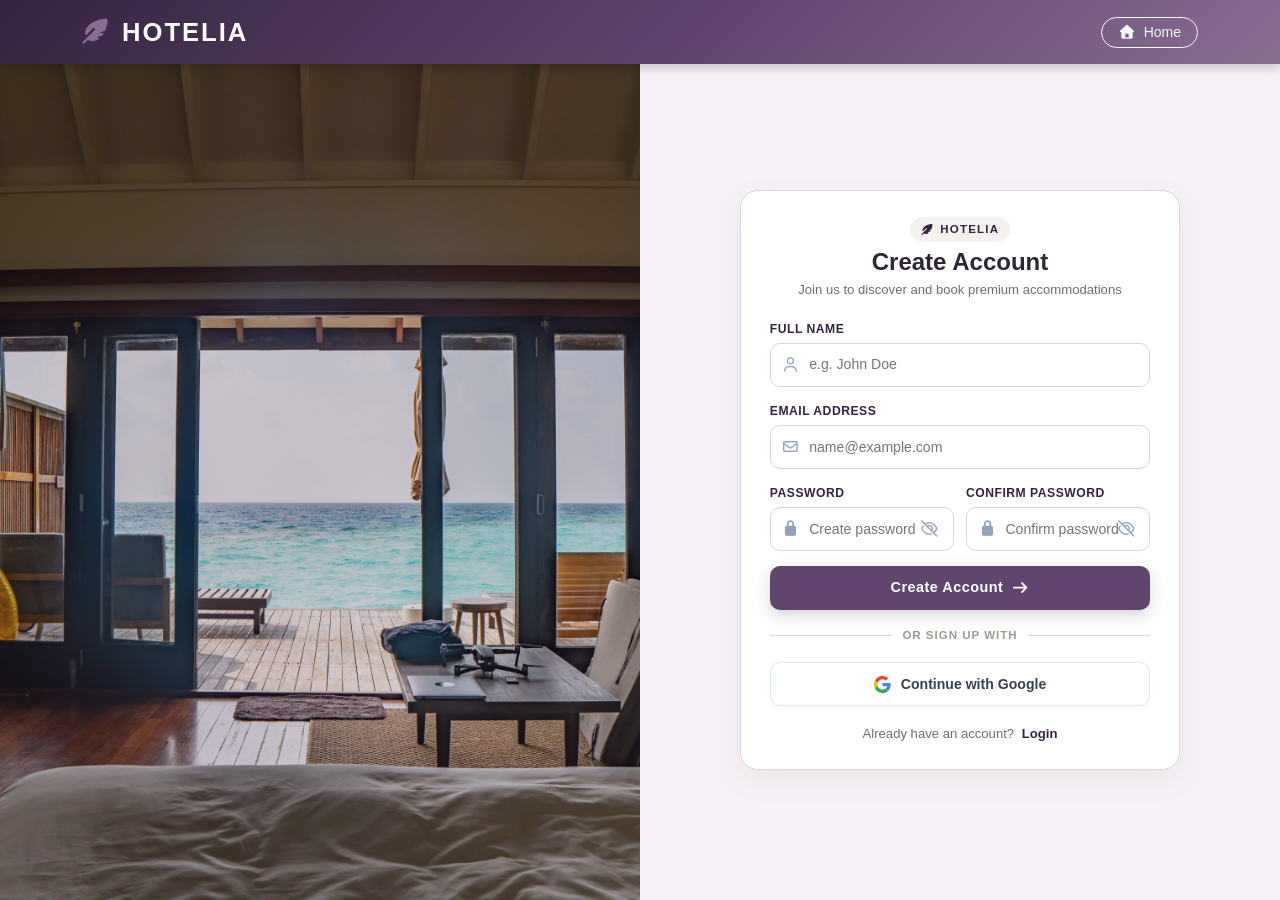
<file: Hotelia/signup.html>
<!DOCTYPE html>
<html lang="en">
<head>
    <meta charset="UTF-8">
    <meta name="viewport" content="width=device-width, initial-scale=1.0">
    <title>Sign Up - Hotelia</title>

    <!-- Google Fonts -->
    <link rel="preconnect" href="https://fonts.googleapis.com">
    <link rel="preconnect" href="https://fonts.gstatic.com" crossorigin>
    <link href="https://fonts.googleapis.com/css2?family=Plus+Jakarta+Sans:wght@400;500;600;700&display=swap" rel="stylesheet">

    <!-- CSS Stylesheets -->
    <link rel="stylesheet" href="BootFiles/css/bootstrap.min.css">
    <link rel="stylesheet" href="BootFiles/css/all.min.css">
    <link rel="stylesheet" href="css/main.css">
    <link rel="stylesheet" href="css/signup.css">
    <link rel="shortcut icon" href="assets/leaf.png" type="image/x-icon">
</head>
<body class="main-theme auth-page">

    <!-- Navigation Header -->
    <header class="bg-brown fixed-top auth-header">
        <div class="container">
            <div class="d-flex align-items-center justify-content-between heading py-3">
                <a href="index.html" class="d-flex align-items-center gap-2 text-decoration-none logo-container">
                    <i class="fa-solid fa-feather-pointed logo-ic"></i>
                    <h1 class="logo text-white m-0 h4">Hotelia</h1>
                </a>
                <nav class="d-flex align-items-center gap-2">
                    <a href="index.html" class="btn btn-outline-light btn-sm px-3 rounded-pill">
                        <i class="fa-solid fa-house me-1"></i> Home
                    </a>
                </nav>
            </div>
        </div>
    </header>

    <!-- Split Auth Container -->
    <div class="auth-wrapper">
        <div class="row g-0 w-100">
            
            <!-- Left Hero Column -->
            <div class="col-lg-6 d-none d-lg-flex auth-hero-col">
            </div>

            <!-- Right Form Column -->
            <div class="col-12 col-lg-6 auth-form-col">
                <div class="auth-card auth-card-signup">
                    
                    <div class="auth-header-box">
                        <div class="auth-badge">
                            <i class="fa-solid fa-feather-pointed"></i> Hotelia
                        </div>
                        <h2 class="auth-title">Create Account</h2>
                        <p class="auth-subtitle">Join us to discover and book premium accommodations</p>
                    </div>

                    <form id="registerForm">
                        
                        <!-- Full Name Input -->
                        <div class="auth-group">
                            <label class="auth-label" for="signupName">Full Name</label>
                            <div class="auth-input-wrapper">
                                <input type="text" id="signupName" class="auth-input" placeholder="e.g. John Doe" required>
                                <i class="fa-regular fa-user auth-input-icon"></i>
                            </div>
                        </div>

                        <!-- Email Input -->
                        <div class="auth-group">
                            <label class="auth-label" for="signupEmail">Email Address</label>
                            <div class="auth-input-wrapper">
                                <input type="email" id="signupEmail" class="auth-input" placeholder="name@example.com" required>
                                <i class="fa-regular fa-envelope auth-input-icon"></i>
                            </div>
                        </div>

                        <!-- Password Grid (Password & Confirm) -->
                        <div class="auth-grid-row">
                            <!-- Password Input -->
                            <div class="auth-group">
                                <label class="auth-label" for="signupPassword">Password</label>
                                <div class="auth-input-wrapper">
                                    <input type="password" id="signupPassword" class="auth-input" placeholder="Create password" minlength="6" required>
                                    <i class="fa-solid fa-lock auth-input-icon"></i>
                                    <button type="button" class="password-toggle-btn" onclick="togglePassword('signupPassword', this)" title="Toggle password visibility">
                                        <i class="fa-regular fa-eye-slash"></i>
                                    </button>
                                </div>
                            </div>

                            <!-- Confirm Password Input -->
                            <div class="auth-group">
                                <label class="auth-label" for="signupConfirmPassword">Confirm Password</label>
                                <div class="auth-input-wrapper">
                                    <input type="password" id="signupConfirmPassword" class="auth-input" placeholder="Confirm password" required>
                                    <i class="fa-solid fa-lock auth-input-icon"></i>
                                    <button type="button" class="password-toggle-btn" onclick="togglePassword('signupConfirmPassword', this)" title="Toggle password visibility">
                                        <i class="fa-regular fa-eye-slash"></i>
                                    </button>
                                </div>
                            </div>
                        </div>

                        <p id="authMessage" class="auth-message" role="alert" aria-live="polite"></p>

                        <!-- Submit Button -->
                        <button type="submit" class="btn-auth-primary">
                            <span>Create Account</span>
                            <i class="fa-solid fa-arrow-right"></i>
                        </button>

                    </form>

                    <!-- Divider -->
                    <div class="auth-divider">
                        <span>Or sign up with</span>
                    </div>

                    <!-- Modern Google Login Button -->
                    <a href="#" class="btn-google-login" role="button" aria-label="Sign up with Google">
                        <svg class="google-icon-svg" viewBox="0 0 48 48" xmlns="http://www.w3.org/2000/svg">
                            <path fill="#EA4335" d="M24 9.5c3.54 0 6.71 1.22 9.21 3.6l6.85-6.85C35.9 2.38 30.47 0 24 0 14.62 0 6.51 5.38 2.56 13.22l7.98 6.19C12.43 13.72 17.74 9.5 24 9.5z"/>
                            <path fill="#4285F4" d="M46.98 24.55c0-1.57-.15-3.09-.38-4.55H24v9.02h12.94c-.58 2.96-2.26 5.48-4.78 7.18l7.73 6c4.51-4.18 7.09-10.36 7.09-17.65z"/>
                            <path fill="#FBBC05" d="M10.53 28.59c-.48-1.45-.76-2.99-.76-4.59s.27-3.14.76-4.59l-7.98-6.19C.92 16.46 0 20.12 0 24c0 3.88.92 7.54 2.56 10.78l7.97-6.19z"/>
                            <path fill="#34A853" d="M24 48c6.48 0 11.93-2.13 15.89-5.81l-7.73-6c-2.15 1.45-4.92 2.3-8.16 2.3-6.26 0-11.57-4.22-13.47-9.91l-7.98 6.19C6.51 42.62 14.62 48 24 48z"/>
                        </svg>
                        <span>Continue with Google</span>
                    </a>

                    <!-- Footer Link -->
                    <p class="auth-footer-text">
                        Already have an account? <a href="login.html">Login</a>
                    </p>

                </div>
            </div>

        </div>
    </div>

    <!-- Scripts -->
    <script src="BootFiles/js/bootstrap.bundle.min.js"></script>
    <script src="js/config.js"></script>
    <script src="js/auth-ui.js"></script>
    <script src="js/signup.js"></script>
</body>
</html>
</file>
<file: Hotelia/css/main.css>
/* ==========================================================================
   HOTELIA - MASTER STYLESHEET
   ========================================================================== */

/* ── DEFAULT THEME (Purple) ── */
:root {
    --primary-color: #60466f;
    --primary-dark: #35243f;
    --secondary-color: #896d91;

    --background-color: #f5f1f6;
    --surface-color: #ffffff;

    --text-color: #2f2633;
    --muted-color: #746878;
    --border-color: #ddd3e1;

    --success-color: #607a6a;
    --danger-color: #a94a5a;
    --warning-color: #a77a45;
    --info-color: #607fa3;

    --header-gradient: linear-gradient(
        135deg,
        #35243f 0%,
        #60466f 55%,
        #896d91 100%
    );

    --footer-gradient: linear-gradient(
        135deg,
        #21172a,
        #35243f
    );
}

/* ── THEME: Ocean Blue ── */
body[data-theme="ocean"] {
    --primary-color: #2a7bb5;
    --primary-dark: #1a5a8a;
    --secondary-color: #a8d4f0;
    --background-color: #f0f6fc;
    --surface-color: #ffffff;
    --text-color: #0f2840;
    --muted-color: #5a7a95;
    --border-color: #c8dff0;
    --header-gradient: linear-gradient(135deg, #0a2a45 0%, #1a5a8a 55%, #2a7bb5 100%);
    --footer-gradient: linear-gradient(135deg, #071a2e, #0a2a45);
}

/* ── THEME: Forest Green ── */
body[data-theme="forest"] {
    --primary-color: #3d7a5a;
    --primary-dark: #2a5c40;
    --secondary-color: #a8d4b8;
    --background-color: #f0f7f2;
    --surface-color: #ffffff;
    --text-color: #142a1e;
    --muted-color: #5a7a65;
    --border-color: #c8e5d0;
    --header-gradient: linear-gradient(135deg, #0e2418 0%, #1f4d30 55%, #3d7a5a 100%);
    --footer-gradient: linear-gradient(135deg, #091710, #0e2418);
}

/* ── THEME: Rose Gold ── */
body[data-theme="rose"] {
    --primary-color: #c4786a;
    --primary-dark: #a0574b;
    --secondary-color: #f0c8c0;
    --background-color: #fdf5f4;
    --surface-color: #ffffff;
    --text-color: #3a1a16;
    --muted-color: #8a6560;
    --border-color: #f0d8d4;
    --header-gradient: linear-gradient(135deg, #2a0f0c 0%, #6b2a22 55%, #c4786a 100%);
    --footer-gradient: linear-gradient(135deg, #1a0907, #2a0f0c);
}

/* ── THEME: Slate Dark ── */
body[data-theme="slate"] {
    --primary-color: #6b7fa8;
    --primary-dark: #4a5c80;
    --secondary-color: #b0bcd8;
    --background-color: #1a1e2a;
    --surface-color: #242836;
    --text-color: #e8ecf5;
    --muted-color: #8a95b0;
    --border-color: #363d55;
    --header-gradient: linear-gradient(135deg, #0d0f18 0%, #1a1e2a 55%, #242836 100%);
    --footer-gradient: linear-gradient(135deg, #07080f, #0d0f18);
}

/* Override Bootstrap hardcoded classes for slate dark */
body[data-theme="slate"] .text-dark,
body[data-theme="slate"] h1,
body[data-theme="slate"] h2,
body[data-theme="slate"] h3,
body[data-theme="slate"] h4,
body[data-theme="slate"] h5,
body[data-theme="slate"] h6 {
    color: var(--text-color) !important;
}

body[data-theme="slate"] .text-muted {
    color: var(--muted-color) !important;
}

body[data-theme="slate"] .modal-content {
    background-color: var(--surface-color);
    color: var(--text-color);
    border-color: var(--border-color);
}

body[data-theme="slate"] .modal-header,
body[data-theme="slate"] .modal-footer {
    border-color: var(--border-color);
}

body[data-theme="slate"] .btn-close {
    filter: invert(1);
}

body[data-theme="slate"] .form-control,
body[data-theme="slate"] .form-select {
    background-color: var(--background-color);
    color: var(--text-color);
    border-color: var(--border-color);
}

body[data-theme="slate"] .form-control::placeholder {
    color: var(--muted-color);
}

body[data-theme="slate"] .table {
    color: var(--text-color) !important;
}

body[data-theme="slate"] .table-custom thead {
    background-color: #2e3448 !important;
    color: var(--text-color);
}

body[data-theme="slate"] .border {
    border-color: var(--border-color) !important;
}

body[data-theme="slate"] .bg-light {
    background-color: var(--surface-color) !important;
    color: var(--text-color) !important;
}

body[data-theme="slate"] .badge.bg-light {
    color: var(--text-color) !important;
}

/* ── THEME: Sunset Orange ── */
body[data-theme="sunset"] {
    --primary-color: #d4783a;
    --primary-dark: #b05a20;
    --secondary-color: #f0c898;
    --background-color: #fdf6f0;
    --surface-color: #ffffff;
    --text-color: #2e1505;
    --muted-color: #8a6040;
    --border-color: #f0dcc8;
    --header-gradient: linear-gradient(135deg, #1e0c00 0%, #7a3010 55%, #d4783a 100%);
    --footer-gradient: linear-gradient(135deg, #130800, #1e0c00);
}

/* ==========================================================================
   BASE & RESET STYLES
   ========================================================================== */

* {
    box-sizing: border-box;
    font-family: 'Gill Sans', 'Gill Sans MT', Calibri, 'Trebuchet MS', sans-serif;
}

body {
    background-color: var(--background-color);
    color: var(--text-color);
    margin: 0;
    transition: background-color 0.3s ease, color 0.3s ease;
    min-height: 100vh;
    display: flex;
    flex-direction: column;
}

/* Ensure main content takes available space and pushes footer down */
main {
    flex: 1 0 auto;
}

/* Footer stays at bottom */
.footer {
    flex-shrink: 0;
}

/* cards & surfaces adapt to theme */
.card, .checkout-card, .booking-card, .room-card, .filter-card, .card-management {
    background-color: var(--surface-color) !important;
    color: var(--text-color) !important;
    border-color: var(--border-color) !important;
    transition: background-color 0.3s ease;
}

/* tables adapt */
.table-custom .table, .table {
    color: var(--text-color) !important;
}
.table-custom thead th {
    border-color: var(--border-color) !important;
}

h1, h2, h3, h4, h5, h6 {
    margin-top: 0;
}

/* ==========================================================================
   CUSTOM SCROLLBAR
   ========================================================================== */

html {
    scrollbar-color: var(--primary-color) var(--background-color);
    scrollbar-width: thin;
}

::-webkit-scrollbar {
    width: 12px;
    height: 12px;
}

::-webkit-scrollbar-track {
    background: var(--background-color);
}

::-webkit-scrollbar-thumb {
    background: var(--primary-color);
    border-radius: 10px;
    border: 3px solid var(--background-color);
}

::-webkit-scrollbar-thumb:hover {
    background: var(--primary-dark);
}

/* ==========================================================================
   SHARED HEADER & NAVIGATION
   ========================================================================== */

header {
    position: sticky;
    top: 0;
    z-index: 1000;
    box-shadow: 0 2px 12px rgba(0, 0, 0, 0.25);
}

.heading {
    user-select: none;
    min-height: 64px;
    display: flex;
    justify-content: space-between;
    align-items: center;
    padding: 0.5rem 0;
}

.bg-brown {
    background: var(--header-gradient);
}

.logo-container {
    text-decoration: none;
    cursor: pointer;
}

.logo-container:hover .logo {
    opacity: 0.85;
}

.logo-ic {
    color: var(--secondary-color);
    font-size: 1.5rem;
    padding: 0.2rem 0.6rem 0.2rem 0;
}

.logo {
    font-size: 1.5rem;
    font-weight: 700;
    letter-spacing: 2px;
    text-transform: uppercase;
    transition: opacity 0.2s;
}

.navig {
    display: flex;
    align-items: center;
    gap: 0.5rem;
}

/* Hamburger toggle button */
.nav-toggler {
    display: none;
    background: transparent;
    border: 1px solid rgba(255,255,255,0.4);
    border-radius: 6px;
    padding: 6px 10px;
    color: #fff;
    font-size: 1.1rem;
    cursor: pointer;
    line-height: 1;
    transition: background 0.2s;
}

.nav-toggler:hover {
    background: rgba(255,255,255,0.15);
}

/* Collapsible nav on mobile */
.nav-collapse {
    display: flex;
    align-items: center;
    gap: 0.5rem;
    flex-wrap: wrap;
}

@media (max-width: 767.98px) {
    .logo {
        font-size: 1.2rem;
        letter-spacing: 1px;
    }

    .logo-ic {
        font-size: 1.2rem;
    }

    .nav-toggler {
        display: inline-flex;
        align-items: center;
        justify-content: center;
    }

    .nav-collapse {
        display: none;
        width: 100%;
        padding: 0.75rem 0 0.5rem;
        flex-direction: column;
        align-items: stretch;
        gap: 0.4rem;
        border-top: 1px solid rgba(255,255,255,0.15);
        margin-top: 0.5rem;
    }

    .nav-collapse.open {
        display: flex;
    }

    .nav-collapse .btn {
        width: 100%;
        text-align: center;
    }

    /* Make heading a column when nav expands */
    .heading {
        flex-wrap: wrap;
        min-height: unset;
    }

    .heading > .logo-container {
        flex: 1;
    }
}

@media (min-width: 768px) {
    .logo {
        font-size: 1.6rem;
    }

    .logo-ic {
        font-size: 1.6rem;
        padding: 0.2rem 0.75rem 0.2rem 0;
    }
}

/* ==========================================================================
   SHARED FOOTER
   ========================================================================== */

.footer {
    background: var(--footer-gradient);
    color: var(--background-color);
}

.footer-logo {
    font-size: 1.6rem;
    font-weight: 700;
    letter-spacing: 1.5px;
    text-transform: uppercase;
}

.footer-icon {
    color: var(--secondary-color);
    font-size: 1.4rem;
}

.footer-text {
    color: #d8cec4;
    line-height: 1.7;
    max-width: 380px;
}

.footer-title {
    color: var(--surface-color);
    font-weight: 600;
    margin-bottom: 1.2rem;
}

.footer-links li {
    margin-bottom: 0.7rem;
}

.footer-links a {
    color: #d8cec4;
    text-decoration: none;
    transition: color 0.2s ease;
}

.footer-links a:hover {
    color: var(--secondary-color);
}

.social-links a {
    width: 38px;
    height: 38px;
    display: flex;
    align-items: center;
    justify-content: center;
    border: 1px solid rgba(255, 255, 255, 0.2);
    border-radius: 50%;
    color: var(--surface-color);
    text-decoration: none;
    transition: all 0.2s ease;
}

.social-links a:hover {
    background-color: var(--secondary-color);
    color: var(--primary-dark);
    transform: translateY(-2px);
}

.footer-contact p {
    color: #d8cec4;
    margin-bottom: 0.8rem;
}

.footer-contact i {
    width: 25px;
    color: var(--secondary-color);
}

.footer-bottom {
    border-top: 1px solid rgba(255, 255, 255, 0.12);
    padding: 1.2rem 0;
    color: #bfb5ac;
    font-size: 0.9rem;
}

/* ── Admin filter tab active state ── */
.active-filter {
    background: var(--primary-dark) !important;
    border-color: var(--primary-dark) !important;
    color: #fff !important;
}

/* ==========================================================================
   GLOBAL RESPONSIVE UTILITIES
   ========================================================================== */

@media (max-width: 575.98px) {
    .footer-logo { font-size: 1.3rem; }
    .footer-title { font-size: 1rem; margin-bottom: 0.75rem; }
    .footer-text  { font-size: 0.88rem; }

    /* Breathing room on small screens so content doesn't touch edges */
    .container {
        padding-left: 1.1rem;
        padding-right: 1.1rem;
    }
}

/* Prevent horizontal overflow on all screens */
html, body {
    overflow-x: hidden;
    max-width: 100%;
}

/* Tables always scrollable on small screens */
.table-responsive {
    -webkit-overflow-scrolling: touch;
}

/* Keep Bootstrap table scrolling available when a visual table wrapper is used. */
.table-responsive.table-custom {
    overflow-x: auto !important;
    overflow-y: hidden;
}

/* XL container expansion */
@media (min-width: 1400px) {
    .container { max-width: 1320px; }
}

/* ======================================================================
   EXTRA-SMALL PHONES (up to 470px)
   ====================================================================== */
@media (max-width: 630px) {
    .container,
    .container-fluid {
        /* A clear, consistent gutter keeps content away from phone edges. */
        padding-right: 1.25rem !important;
        padding-left: 1.25rem !important;
    }

    .heading {
        min-height: 56px;
        padding-top: 0.4rem;
        padding-bottom: 0.4rem;
    }

    .logo {
        font-size: 1.05rem;
        letter-spacing: 0.6px;
    }

    .logo-ic {
        padding-right: 0.4rem;
        font-size: 1.05rem;
    }

    .nav-toggler {
        padding: 5px 8px;
        font-size: 1rem;
    }

    .nav-collapse {
        padding-top: 0.6rem;
    }

    .nav-collapse .btn {
        min-height: 40px;
        padding: 0.45rem 0.65rem;
    }

    .footer {
        font-size: 0.9rem;
    }

    .footer .py-5 {
        padding-top: 2rem !important;
        padding-bottom: 2rem !important;
    }

    .footer-bottom {
        padding: 0.9rem 0;
        text-align: center;
        font-size: 0.78rem;
    }

}
</file>
<file: Hotelia/css/home.css>
/* ==========================================================================
   HOME PAGE STYLES (index.html)
   ========================================================================== */

.hero-section {
    background:
        linear-gradient(
            135deg,
            color-mix(in srgb, var(--primary-dark) 25%, transparent),
            color-mix(in srgb, var(--primary-color) 20%, transparent)
        ),
        url('../assets/hotel_room1.jpg') center/cover no-repeat;

    min-height: 30vh;
    user-select: none;
    display: flex;
    align-items: center;
}

.hero-content h1 {
    letter-spacing: -1px;
}

/* ── Search wrapper ── */
.search-box-wrapper {
    max-width: 920px;
    width: 100%;
}

.modern-search-bar {
    background: rgba(255, 255, 255, 0.95);
    backdrop-filter: blur(12px);
    padding: 8px 10px 8px 20px;
    border-radius: 100px;
    box-shadow: 0 20px 40px rgba(0, 0, 0, 0.15);
    gap: 0;
    transition: all 0.3s ease;
    flex-wrap: nowrap;
    display: flex;
    align-items: center;
}

.modern-search-bar:focus-within {
    box-shadow: 0 25px 50px rgba(0, 0, 0, 0.25);
    background: var(--surface-color);
}

/* Each field separated by a vertical divider */
.search-item {
    display: flex;
    align-items: center;
    gap: 10px;
    padding: 6px 16px;
    border-right: 1px solid #e2e8f0;
    flex: 1 1 0;
    min-width: 0;
}

.search-item:last-of-type {
    border-right: none;
}

.input-icon {
    font-size: 1.1rem;
    color: var(--muted-color, #475569);
    flex-shrink: 0;
}

.input-content {
    display: flex;
    flex-direction: column;
    min-width: 0;
    width: 100%;
}

.input-content label {
    font-size: 0.68rem;
    font-weight: 700;
    text-transform: uppercase;
    letter-spacing: 0.6px;
    color: var(--muted-color, #64748b);
    margin-bottom: 2px;
    white-space: nowrap;
}

.input-content input {
    border: none;
    outline: none;
    background: transparent;
    font-size: 0.9rem;
    font-weight: 500;
    color: var(--text-color, #0f172a);
    width: 100%;
    padding: 0;
}

.input-content input[type="date"] {
    min-width: 120px;
}

.input-content input::placeholder {
    color: var(--muted-color, #94a3b8);
}

.search-btn {
    background: #0f172a;
    color: var(--surface-color);
    border: none;
    border-radius: 100px;
    padding: 12px 28px;
    font-size: 0.9rem;
    font-weight: 600;
    display: flex;
    align-items: center;
    justify-content: center;
    cursor: pointer;
    transition: background 0.2s ease, transform 0.2s ease;
    white-space: nowrap;
    flex-shrink: 0;
    margin-left: 8px;
}

.search-btn:hover {
    background: #1e293b;
    transform: translateY(-1px);
}

/* ── Available badge on hotel cards ── */
.badge.bg-success {
    font-size: 0.72rem;
}

/* ==========================================================================
   RESPONSIVE BREAKPOINTS
   ========================================================================== */

/* XL & XXL desktop */
@media (min-width: 1200px) {
    .hero-section       { min-height: 35vh; }
    .search-box-wrapper { max-width: 960px; }
}

/* LG: small laptop / tablet landscape */
@media (min-width: 992px) and (max-width: 1199.98px) {
    .hero-section       { min-height: 28vh; }
    .search-box-wrapper { max-width: 100%; }
}

/* MD: tablet portrait */
@media (min-width: 768px) and (max-width: 991.98px) {
    .hero-section       { min-height: 22vh; }
    .search-box-wrapper { max-width: 100%; }
    .search-item        { padding: 6px 10px; }
    .search-btn         { padding: 12px 18px; }
}

/* SM & below: phones & small tablets */
@media (max-width: 767.98px) {
    .hero-section { min-height: 18vh; }

    .modern-search-bar {
        flex-direction: column;
        border-radius: 20px;
        padding: 14px;
    }

    .search-item {
        width: 100%;
        border-right: none;
        border-bottom: 1px solid #e2e8f0;
        padding: 10px 6px;
    }

    .search-item:last-of-type {
        border-bottom: none;
    }

    .search-btn {
        width: 100%;
        border-radius: 14px;
        margin-top: 8px;
        margin-left: 0;
        padding: 13px;
    }

    .input-content input[type="date"] {
        min-width: 0;
    }
}

/* XS: small phones */
@media (max-width: 575.98px) {
    .hero-section { min-height: 14vh; }

    .hero-content h1     { font-size: 1.5rem !important; letter-spacing: -0.5px; }
    .hero-content p.lead { font-size: 0.88rem; }

    .modern-search-bar {
        border-radius: 16px;
        padding: 12px;
        margin-left: 0.5rem;
        margin-right: 0.5rem;
    }

    .search-btn {
        padding: 11px;
        font-size: 0.87rem;
    }

    .input-icon         { font-size: 0.95rem; }
    .input-content input { font-size: 0.85rem; }
}

@media (max-width: 470px) {
    .hero-section { min-height: 12vh; }
    .hero-content h1 { font-size: 1.35rem !important; }
    .modern-search-bar {
        margin-right: 0;
        margin-left: 0;
        padding: 10px;
    }
    .search-item { padding: 9px 4px; }
}
</file>
<file: Hotelia/css/profile.css>
/* ==========================================================================
   HOTELIA - PROFILE PAGE
   ========================================================================== */

.profile-hero {
    background: var(--header-gradient);
    padding: 3rem 0 5rem;
    position: relative;
}

.profile-avatar-ring {
    width: 100px;
    height: 100px;
    border-radius: 50%;
    background: var(--secondary-color);
    display: flex;
    align-items: center;
    justify-content: center;
    font-size: 2.8rem;
    color: var(--primary-dark);
    border: 4px solid rgba(255,255,255,0.3);
    margin: 0 auto 1rem;
    flex-shrink: 0;
}

.profile-section {
    margin-top: -2.5rem;
    padding: 0 0 5rem;
}

/* ensure sticky header offset doesn't hide anchor targets */
main {
    padding-top: 0;
}

/* ── Profile card ── */
.profile-card {
    background: var(--surface-color);
    border-radius: 1rem;
    padding: 2rem;
    box-shadow: 0 4px 24px rgba(0,0,0,.08);
    border: 1px solid var(--border-color);
    transition: background-color 0.3s;
}

/* ── Info row ── */
.info-item {
    display: flex;
    align-items: center;
    gap: 1rem;
    padding: 0.9rem 0;
    border-bottom: 1px solid var(--border-color);
}

.info-item:last-child {
    border-bottom: none;
}

.info-icon {
    width: 40px;
    height: 40px;
    background: var(--background-color);
    border-radius: 50%;
    display: flex;
    align-items: center;
    justify-content: center;
    color: var(--primary-color);
    flex-shrink: 0;
}

.info-label {
    font-size: 0.75rem;
    text-transform: uppercase;
    letter-spacing: 0.5px;
    color: var(--muted-color);
    margin-bottom: 0.1rem;
}

.info-value {
    font-weight: 600;
    color: var(--text-color);
    font-size: 0.95rem;
    word-break: break-word;
}

/* ── Quick-access links ── */
.quick-link-card {
    background: var(--surface-color);
    border: 1px solid var(--border-color) !important;
    border-radius: 0.75rem !important;
    padding: 1rem;
    text-decoration: none;
    color: var(--text-color);
    display: flex;
    align-items: center;
    gap: 0.8rem;
    transition: all 0.2s ease;
    min-height: 72px;
    width: 100%;
}

.quick-link-card:hover {
    background: var(--primary-color);
    color: #fff;
    border-color: var(--primary-color) !important;
    transform: translateY(-2px);
    box-shadow: 0 6px 20px rgba(0,0,0,.12);
}

.quick-link-card:hover .ql-icon,
.quick-link-card:hover .ql-text p {
    color: #fff !important;
}

.ql-icon {
    width: 44px;
    height: 44px;
    border-radius: 50%;
    background: var(--background-color);
    display: flex;
    align-items: center;
    justify-content: center;
    font-size: 1.2rem;
    color: var(--primary-color);
    flex-shrink: 0;
    transition: background 0.2s;
}

.quick-link-card:hover .ql-icon {
    background: rgba(255,255,255,0.2);
}

.ql-text {
    flex: 1;
    min-width: 0;
}

.ql-text h6 {
    font-weight: 700;
    margin-bottom: 0.15rem;
    font-size: 0.9rem;
    white-space: normal;
    overflow-wrap: break-word;
}

.ql-text p {
    font-size: 0.75rem;
    color: var(--muted-color);
    margin: 0;
    white-space: normal;
    overflow-wrap: break-word;
}

/* ── Theme Picker ── */
.theme-section-title {
    font-size: 0.75rem;
    text-transform: uppercase;
    letter-spacing: 1px;
    color: var(--muted-color);
    margin-bottom: 1rem;
    font-weight: 700;
}

.theme-grid {
    display: grid;
    grid-template-columns: repeat(3, 1fr);
    gap: 0.75rem;
}

.theme-btn {
    border: 2px solid var(--border-color);
    border-radius: 0.6rem;
    padding: 0.7rem 0.5rem;
    background: var(--surface-color);
    cursor: pointer;
    display: flex;
    flex-direction: column;
    align-items: center;
    gap: 0.4rem;
    transition: all 0.2s ease;
    color: var(--text-color);
}

.theme-btn:hover {
    border-color: var(--primary-color);
    transform: translateY(-2px);
}

.theme-btn.active {
    border-color: var(--primary-color);
    background: var(--background-color);
    box-shadow: 0 0 0 2px var(--primary-color);
}

.theme-swatch {
    width: 36px;
    height: 36px;
    border-radius: 50%;
    display: flex;
    align-items: center;
    justify-content: center;
    font-size: 1.1rem;
}

.theme-name {
    font-size: 0.7rem;
    font-weight: 600;
    text-align: center;
    line-height: 1.2;
}

/* Swatches: distinct colors per theme */
.swatch-default { background: linear-gradient(135deg, #6623a9, #b393e1); }
.swatch-ocean   { background: linear-gradient(135deg, #2a7bb5, #a8d4f0); }
.swatch-forest  { background: linear-gradient(135deg, #3d7a5a, #a8d4b8); }
.swatch-rose    { background: linear-gradient(135deg, #c4786a, #f0c8c0); }
.swatch-slate   { background: linear-gradient(135deg, #242836, #6b7fa8); }
.swatch-sunset  { background: linear-gradient(135deg, #d4783a, #f0c898); }

/* ── Danger Zone ── */
.danger-zone-card {
    border-color: #f5c6cb;
    background: var(--surface-color);
}

.danger-zone-card h5 {
    font-size: 0.95rem;
}

/* ==========================================================================
   RESPONSIVE BREAKPOINTS
   ========================================================================== */

/* LG: tablet landscape */
@media (min-width: 992px) and (max-width: 1199.98px) {
    .quick-link-card { padding: 0.9rem 0.75rem; }
    .ql-text h6      { font-size: 0.85rem; }
    .ql-text p       { font-size: 0.72rem; }
}

/* MD: tablet portrait */
@media (min-width: 768px) and (max-width: 991.98px) {
    .profile-section   { margin-top: -1.5rem; padding: 0 0 3rem; }
    .profile-card      { padding: 1.5rem; }
    .quick-link-card   { padding: 0.85rem; min-height: 64px; }
    .ql-icon           { width: 38px; height: 38px; font-size: 1rem; }
    .ql-text h6        { font-size: 0.82rem; }
    .ql-text p         { font-size: 0.7rem; }
    .theme-grid        { grid-template-columns: repeat(3, 1fr); }
}

/* SM: phone landscape & standard phones */
@media (max-width: 767.98px) {
    .profile-section { padding: 0 0 3rem; margin-top: -1rem; }
    .profile-card    { padding: 1.25rem; }

    .theme-grid { grid-template-columns: repeat(2, 1fr); }

    .quick-link-card { padding: 0.85rem; min-height: 60px; }
    .ql-icon         { width: 36px; height: 36px; font-size: 0.95rem; }
    .ql-text h6      { font-size: 0.82rem; }
    .ql-text p       { font-size: 0.7rem; }
}

/* XS: very small phones */
@media (max-width: 575.98px) {
    .profile-card  { padding: 1rem; border-radius: 0.75rem; }
    .info-icon     { width: 34px; height: 34px; font-size: 0.85rem; }
    .info-value    { font-size: 0.88rem; }

    .theme-swatch { width: 28px; height: 28px; font-size: 0.9rem; }
    .theme-name   { font-size: 0.62rem; }
}

@media (max-width: 575.98px) {
    /* Side margin so cards don't touch screen edges */
    .profile-section { padding-left: 0.25rem; padding-right: 0.25rem; }
}
</file>
<file: Hotelia/css/admin_dashboard.css>
/* ==========================================================================
   ADMIN DASHBOARD PAGE STYLES (admin.html)
   ========================================================================== */

.admin-section {
    padding: 4rem 0;
}

.admin-hero {
    background: var(--header-gradient);
    padding: 3rem 0;
    border-bottom: 4px solid var(--secondary-color);
}

.card-management {
    background-color: var(--surface-color);
    border: 1px solid var(--border-color);
    border-radius: 16px;
    box-shadow: 0 10px 30px rgba(0,0,0,0.03);
    transition: all 0.3s ease;
}

.card-management:hover {
    transform: translateY(-5px);
    box-shadow: 0 15px 35px rgba(0,0,0,0.08);
    border-color: var(--primary-color);
}

.icon-box {
    width: 56px;
    height: 56px;
    border-radius: 12px;
    background: linear-gradient(135deg, var(--secondary-color), var(--primary-color));
    color: #fff;
    display: flex;
    align-items: center;
    justify-content: center;
    font-size: 1.5rem;
    margin-bottom: 1.2rem;
    box-shadow: 0 5px 15px rgba(145,119,97,0.3);
}

.table-custom {
    background: var(--surface-color);
    border-radius: 16px;
    overflow: hidden;
    box-shadow: 0 10px 30px rgba(0,0,0,0.03);
    border: 1px solid var(--border-color);
}

.table-custom thead {
    background-color: var(--surface-color);
    border-bottom: 2px solid var(--border-color);
}

.table-custom th {
    color: var(--primary-dark);
    font-weight: 700;
    text-transform: uppercase;
    font-size: 0.85rem;
    letter-spacing: 0.5px;
}

.table-custom td {
    color: var(--text-color);
    vertical-align: middle;
}

.badge-pending {
    background-color: var(--warning-color);
    color: #fff;
    padding: 0.5em 0.8em;
    border-radius: 6px;
    font-weight: 600;
    letter-spacing: 0.5px;
}

.btn-confirm {
    background-color: var(--success-color);
    color: white;
    border: none;
    transition: 0.2s;
    border-radius: 8px;
    padding: 0.4rem 0.8rem;
}

.btn-confirm:hover {
    background-color: #43634e;
    color: white;
    transform: translateY(-1px);
}

.btn-reject {
    background-color: var(--danger-color);
    color: white;
    border: none;
    transition: 0.2s;
    border-radius: 8px;
    padding: 0.4rem 0.8rem;
}

.btn-reject:hover {
    background-color: #c92a36;
    color: white;
    transform: translateY(-1px);
}

.btn-management {
    border-radius: 8px;
    font-weight: 600;
    padding: 0.6rem;
    color: var(--primary-dark);
    border-color: var(--border-color);
}

.btn-management:hover {
    background-color: var(--primary-color);
    color: #fff;
    border-color: var(--primary-color);
}

/* ==========================================================================
   RESPONSIVE
   ========================================================================== */

/* MD: tablet portrait */
@media (min-width: 768px) and (max-width: 991.98px) {
    .admin-hero    { padding: 2rem 0; }
    .admin-hero h2 { font-size: 1.8rem; }
    .admin-section { padding: 2.5rem 0; }
    .table-custom th,
    .table-custom td { font-size: 0.83rem; }
}

/* SM & below: phones */
@media (max-width: 767.98px) {
    .admin-hero    { padding: 1.5rem 0; }
    .admin-hero h2 { font-size: 1.4rem; }
    .admin-section { padding: 1.5rem 0; }

    /* Confirm/Reject buttons: shrink, don't go full width */
    .btn-confirm,
    .btn-reject {
        padding: 0.3rem 0.55rem;
        font-size: 0.78rem;
        white-space: nowrap;
    }

    /* Remove the i text label, keep icon only on very small screens */
    .table-custom th,
    .table-custom td {
        font-size: 0.8rem;
        padding: 0.5rem 0.4rem;
    }

    /* Action column: wrap buttons without stretching */
    .table-custom td:last-child {
        white-space: nowrap;
    }
}

/* XS: small phones */
@media (max-width: 575.98px) {
    .admin-hero h2 { font-size: 1.2rem; }
    .icon-box      { width: 40px; height: 40px; font-size: 1.1rem; margin-bottom: 0.75rem; }

    .btn-confirm,
    .btn-reject {
        padding: 0.25rem 0.45rem;
        font-size: 0.72rem;
    }

    .table-custom th,
    .table-custom td {
        font-size: 0.73rem;
        padding: 0.4rem 0.3rem;
    }

    .badge-pending {
        font-size: 0.68rem;
        padding: 0.3em 0.5em;
    }
}
</file>
<file: Hotelia/css/checkout.css>
/* ==========================================================================
   CHECKOUT PAGE STYLES (checkout.html)
   ========================================================================== */

.checkout-section {
    padding: 4rem 0;
    background-color: var(--background-color);
    min-height: 80vh;
}

.checkout-card {
    background: var(--surface-color);
    border: 1px solid var(--border-color);
    border-radius: 16px;
    padding: 2rem;
    box-shadow: 0 5px 20px rgba(0,0,0,0.03);
}

.form-label {
    font-weight: 600;
    color: var(--primary-dark);
    font-size: 0.9rem;
    text-transform: uppercase;
    letter-spacing: 0.5px;
}

.form-control, .form-select {
    border: 1px solid #ced4da;
    padding: 0.8rem;
    border-radius: 8px;
    font-size: 0.95rem;
}

.form-control:focus, .form-select:focus {
    border-color: var(--primary-color);
    box-shadow: 0 0 0 0.25rem rgba(145,119,97,0.25);
}

.summary-box {
    background: #fdfbf7;
    border-radius: 12px;
    padding: 1.5rem;
    border: 1px solid var(--border-color);
}

.total-price {
    font-size: 2rem;
    font-weight: 700;
    color: var(--success-color);
}

.btn-submit {
    background-color: var(--primary-color);
    color: #fff;
    font-weight: 700;
    padding: 1rem;
    border-radius: 8px;
    border: none;
    width: 100%;
    font-size: 1.1rem;
    transition: 0.2s;
}

.btn-submit:hover {
    background-color: var(--primary-dark);
    transform: translateY(-2px);
}

.room-thumb {
    width: 80px;
    height: 80px;
    min-width: 80px;
    border-radius: 8px;
    background: var(--secondary-color);
    display: flex;
    align-items: center;
    justify-content: center;
    color: #fff;
    font-size: 2rem;
}

/* ==========================================================================
   RESPONSIVE BREAKPOINTS
   ========================================================================== */

/* LG: tablet landscape – summary becomes sticky */
@media (min-width: 992px) {
    .checkout-card.position-sticky { top: 6rem; }
}

/* MD: tablet portrait – no sticky summary */
@media (max-width: 991.98px) {
    .checkout-card.position-sticky { position: static !important; }
    .checkout-section { padding: 3rem 0; }
}

/* SM: phone landscape */
@media (max-width: 767.98px) {
    .checkout-section { padding: 2rem 0; }
    .checkout-card    { padding: 1.25rem; }
    .total-price      { font-size: 1.6rem; }
    .checkout-section h2.display-6 { font-size: 1.5rem; }
}

/* XS: small phones */
@media (max-width: 575.98px) {
    .checkout-card  { padding: 1rem; border-radius: 12px; }
    .total-price    { font-size: 1.4rem; }
    .btn-submit     { font-size: 1rem; padding: 0.8rem; }
    .form-control,
    .form-select    { font-size: 0.88rem; padding: 0.65rem; }
    .room-thumb     { width: 60px; height: 60px; min-width: 60px; font-size: 1.5rem; }
    .summary-box    { padding: 1rem; }
}

@media (max-width: 575.98px) {
    .checkout-card {
        margin-left: 0.25rem;
        margin-right: 0.25rem;
    }
}
</file>
<file: Hotelia/css/hotel_details.css>
/* ==========================================================================
   HOTEL DETAILS PAGE STYLES (hotel_details.html)
   ========================================================================== */

.hotel-hero {
    background: linear-gradient(rgba(47, 42, 38, 0.6), rgba(47, 42, 38, 0.8)), url('../assets/hotel_room1.jpg') center/cover no-repeat;
    padding: 8rem 0 4rem;
    color: #fff;
}

.rating-stars {
    color: var(--warning-color);
}

.room-card {
    background: var(--surface-color);
    border: 1px solid var(--border-color);
    border-radius: 16px;
    overflow: hidden;
    box-shadow: 0 5px 15px rgba(0,0,0,0.03);
    transition: all 0.3s ease;
}

.room-card:hover {
    transform: translateY(-5px);
    box-shadow: 0 15px 30px rgba(0,0,0,0.08);
    border-color: var(--primary-color);
}

.room-img {
    height: 200px;
    background: var(--secondary-color);
    display: flex;
    align-items: center;
    justify-content: center;
    color: var(--primary-dark);
    font-size: 2rem;
}

.room-price {
    font-size: 1.5rem;
    font-weight: 700;
    color: var(--primary-dark);
}

.btn-book {
    background-color: var(--primary-color);
    color: #fff;
    font-weight: 600;
    border-radius: 8px;
    padding: 0.6rem 1.5rem;
    transition: 0.2s;
}

.btn-book:hover {
    background-color: var(--primary-dark);
    color: #fff;
}

/* ==========================================================================
   RESPONSIVE BREAKPOINTS
   ========================================================================== */

/* LG: tablet landscape */
@media (min-width: 992px) and (max-width: 1199.98px) {
    .hotel-hero { padding: 6rem 0 3.5rem; }
}

/* MD: tablet portrait */
@media (min-width: 768px) and (max-width: 991.98px) {
    .hotel-hero { padding: 5rem 0 3rem; }
    .hotel-hero h1 { font-size: 2rem; }
    .room-img { height: 170px; }
}

/* SM: phone landscape & small tablet */
@media (max-width: 767.98px) {
    .hotel-hero { padding: 4rem 0 2.5rem; }
    .hotel-hero h1 { font-size: 1.8rem; }
    .hotel-hero .fs-5 { font-size: 1rem !important; }
    .hotel-hero .rating-stars { font-size: 1.1rem !important; }
    /* Room cards: 2 columns on tablets */
}

/* XS: small phones */
@media (max-width: 575.98px) {
    .hotel-hero { padding: 3rem 0 2rem; }
    .hotel-hero h1 { font-size: 1.5rem; }
    .hotel-hero .fs-5 { font-size: 0.9rem !important; }
    .room-price  { font-size: 1.2rem; }
    .btn-book    { padding: 0.5rem 1rem; font-size: 0.88rem; }
    .room-img    { height: 160px; }
    /* Room cards: 1 column on phones (col-12 by default) */
}
</file>
<file: Hotelia/css/inventory.css>
/* ==========================================================================
   ROOM INVENTORY MANAGEMENT PAGE STYLES (inventory.html)
   ========================================================================== */

.admin-section {
    padding: 4rem 0;
}

.table-custom {
    background: var(--surface-color);
    border-radius: 16px;
    overflow: hidden;
    box-shadow: 0 10px 30px rgba(0,0,0,0.03);
    border: 1px solid var(--border-color);
}

.table-custom thead {
    background-color: var(--surface-color);
    border-bottom: 2px solid var(--border-color);
}

.table-custom th {
    color: var(--primary-dark);
    font-weight: 700;
    text-transform: uppercase;
    font-size: 0.85rem;
    letter-spacing: 0.5px;
}

.table-custom td {
    color: var(--text-color);
    vertical-align: middle;
}

.filter-card {
    background: var(--surface-color);
    border: 1px solid var(--border-color);
    border-radius: 12px;
    padding: 1.5rem;
    margin-bottom: 2rem;
    box-shadow: 0 5px 15px rgba(0,0,0,0.02);
}

.input-qty {
    width: 70px;
    text-align: center;
    border: 1px solid #ced4da;
    border-radius: 6px;
    padding: 0.3rem;
}

/* ==========================================================================
   RESPONSIVE
   ========================================================================== */

/* MD: tablet portrait */
@media (min-width: 768px) and (max-width: 991.98px) {
    .admin-section { padding: 3rem 0; }
    .filter-card   { padding: 1.25rem; }
}

/* SM & below: phones */
@media (max-width: 767.98px) {
    .admin-section { padding: 1.5rem 0; }
    .filter-card   { padding: 1rem; }

    /* filter form: stack all fields full width */
    .filter-card .row > [class*="col-"] {
        flex: 0 0 100%;
        max-width: 100%;
    }

    .table-custom th,
    .table-custom td {
        font-size: 0.8rem;
        padding: 0.5rem 0.4rem;
    }

    .table-custom td:last-child { white-space: nowrap; }
    .input-qty { width: 58px; }
}

/* XS: small phones */
@media (max-width: 575.98px) {
    .table-custom th,
    .table-custom td {
        font-size: 0.72rem;
        padding: 0.35rem 0.28rem;
    }

    .input-qty { width: 50px; font-size: 0.78rem; }
}
</file>
<file: Hotelia/css/login.css>
* {
    user-select: none;
}

/* Page Wrapper */
.auth-page {
    height: 100vh;
    max-height: 100vh;
    background-color: var(--background-color, #f7f4ef);
    display: flex;
    flex-direction: column;
    overflow: hidden; /* Prevents unwanted page scrolling on desktop */
}

/* Header Adjustments */
.auth-header {
    z-index: 1030;
}

.auth-header {
    margin-left: 0;
}

/* Auth Layout Container */
.auth-wrapper {
    height: calc(100vh - 60px);
    margin-top: 60px;
    display: flex;
    width: 100%;
}

.auth-wrapper > .row {
    height: 100%;
}

/* Hero Visual Column (Left) */
.auth-hero-col {
    position: relative;
    background:
        linear-gradient(
            135deg,
            color-mix(in srgb, var(--primary-dark) 25%, transparent),
            color-mix(in srgb, var(--primary-color) 20%, transparent)
        ),
        url('../assets/hotel_room1.jpg') center/cover no-repeat;

    height: 100%;
}

/* Form Column (Right) */
.auth-form-col {
    background-color: var(--background-color, #f7f4ef);
    display: flex;
    align-items: center;
    justify-content: center;
    padding: 1.5rem;
    height: 100%;
    overflow-y: auto; /* Fallback for very small vertical viewports */
}

/* Compact Auth Card (Scaled ~15% down) */
.auth-card {
    width: 100%;
    max-width: 440px;
    background: var(--surface-color, #ffffff);
    padding: 1.6rem 1.8rem; /* Compact padding */
    border-radius: 18px;
    box-shadow: 0 10px 30px rgba(111, 88, 69, 0.08);
    border: 1px solid var(--border-color, #e5ded6);
    transition: transform 0.3s ease, box-shadow 0.3s ease;
}

.auth-header-box {
    margin-bottom: 1.25rem;
    text-align: center;
}

.auth-badge {
    display: inline-flex;
    align-items: center;
    gap: 5px;
    padding: 4px 11px;
    background-color: rgba(145, 119, 97, 0.1);
    color: var(--primary-dark, #6f5845);
    border-radius: 50px;
    font-size: 0.72rem;
    font-weight: 700;
    letter-spacing: 1.2px;
    text-transform: uppercase;
    margin-bottom: 0.4rem;
}

.auth-title {
    font-size: 1.5rem; /* Compact title */
    font-weight: 700;
    color: var(--text-color, #2f2a26);
    margin-bottom: 0.2rem;
}

.auth-subtitle {
    font-size: 0.82rem;
    color: var(--muted-color, #756f6a);
}

/* Input Fields */
.auth-group {
    margin-bottom: 0.95rem; /* Reduced gap */
}

.auth-label {
    display: block;
    font-size: 0.76rem;
    font-weight: 600;
    color: var(--primary-dark, #6f5845);
    text-transform: uppercase;
    letter-spacing: 0.5px;
    margin-bottom: 0.3rem;
}

.auth-input-wrapper {
    position: relative;
    display: flex;
    align-items: center;
}

.auth-input-icon {
    position: absolute;
    left: 12px;
    color: #94a3b8;
    font-size: 0.92rem;
    transition: color 0.2s ease;
    pointer-events: none;
}

.auth-input {
    width: 100%;
    padding: 0.65rem 0.85rem 0.65rem 2.4rem; /* Compact padding */
    font-size: 0.88rem;
    color: var(--text-color, #2f2a26);
    background-color: var(--surface-color, #fdfbf7);
    border: 1.5px solid var(--border-color, #e5ded6);
    border-radius: 10px;
    outline: none;
    transition: all 0.25s ease;
}

.auth-input:focus {
    background-color: #ffffff;
    border-color: var(--primary-color, #917761);
    box-shadow: 0 0 0 3px rgba(145, 119, 97, 0.15);
}

.auth-input:focus ~ .auth-input-icon {
    color: var(--primary-color, #917761);
}

.password-toggle-btn {
    position: absolute;
    right: 12px;
    background: none;
    border: none;
    color: #94a3b8;
    cursor: pointer;
    padding: 3px;
    font-size: 0.92rem;
    transition: color 0.2s ease;
}

.password-toggle-btn:hover {
    color: var(--primary-dark, #6f5845);
}

/* Options Bar (Remember me & Forgot Password) */
.auth-options {
    display: flex;
    justify-content: space-between;
    align-items: center;
    margin-bottom: 1.1rem;
    font-size: 0.8rem;
}

.auth-checkbox-label {
    display: flex;
    align-items: center;
    gap: 6px;
    color: var(--muted-color, #756f6a);
    cursor: pointer;
    user-select: none;
}

.auth-checkbox-label input[type="checkbox"] {
    accent-color: var(--primary-color, #917761);
    width: 15px;
    height: 15px;
    border-radius: 3px;
    cursor: pointer;
}

.auth-forgot-link {
    color: var(--primary-dark, #6f5845);
    font-weight: 600;
    text-decoration: none;
    transition: color 0.2s ease;
}

.auth-forgot-link:hover {
    color: var(--primary-color, #917761);
    text-decoration: underline;
}

/* Primary Button */
.btn-auth-primary {
    position: relative;
    width: 100%;
    padding: 0.68rem 1.25rem;

    background: var(--primary-color);
    color: #ffffff;

    border: none;
    border-radius: 10px;

    font-size: 0.9rem;
    font-weight: 600;
    letter-spacing: 0.5px;

    cursor: pointer;

    box-shadow: 0 5px 15px color-mix(
        in srgb,
        var(--primary-dark) 20%,
        transparent
    );

    display: flex;
    align-items: center;
    justify-content: center;
    gap: 8px;

    overflow: hidden;

    transition:
        transform 0.25s ease,
        box-shadow 0.25s ease;
}

/* Hover Gradient */
.btn-auth-primary::before {
    content: "";
    position: absolute;
    inset: 0;

    background: var(--header-gradient);

    border-radius: inherit;

    opacity: 0;

    transition: opacity 0.25s ease;

    z-index: 0;
}

/* Keep text/icons above gradient */
.btn-auth-primary > * {
    position: relative;
    z-index: 1;
}

.btn-auth-primary:hover {
    transform: translateY(-1px);

    box-shadow: 0 8px 20px color-mix(
        in srgb,
        var(--primary-dark) 30%,
        transparent
    );
}

.btn-auth-primary:hover::before {
    opacity: 1;
}

.btn-auth-primary:active {
    transform: translateY(0);
}

.btn-auth-primary:disabled {
    opacity: 0.7;
    cursor: not-allowed;
    transform: none;

    box-shadow: 0 5px 15px color-mix(
        in srgb,
        var(--primary-dark) 20%,
        transparent
    );
}

.auth-message {
    display: none;
    margin: 0 0 0.95rem;
    padding: 0.65rem 0.85rem;
    border-radius: 10px;
    font-size: 0.8rem;
    font-weight: 600;
    line-height: 1.35;
}

.auth-message.is-visible {
    display: block;
}

.auth-message.is-error {
    color: #9b2c2c;
    background: #fdeeee;
    border: 1px solid #f4c7c7;
}

.auth-message.is-success {
    color: #276749;
    background: #eef8f1;
    border: 1px solid #c6e6d0;
}

/* Divider (Or login with) */
.auth-divider {
    display: flex;
    align-items: center;
    margin: 1.1rem 0;
    color: #a0988e;
    font-size: 0.72rem;
    font-weight: 600;
    letter-spacing: 1px;
    text-transform: uppercase;
}

.auth-divider::before,
.auth-divider::after {
    content: '';
    flex: 1;
    height: 1px;
    background: var(--border-color, #e5ded6);
}

.auth-divider span {
    padding: 0 10px;
}

/* Modern Google Login Button */
.btn-google-login {
    width: 100%;
    display: flex;
    align-items: center;
    justify-content: center;
    gap: 10px;
    padding: 0.65rem 1.25rem;
    background-color: #ffffff;
    color: #374151;
    border: 1.5px solid #e2e8f0;
    border-radius: 10px;
    font-size: 0.88rem;
    font-weight: 600;
    cursor: pointer;
    box-shadow: 0 2px 6px rgba(0, 0, 0, 0.03);
    transition: all 0.25s ease;
    text-decoration: none;
}

.btn-google-login:hover {
    background-color: #f8fafc;
    border-color: #cbd5e1;
    color: #1e293b;
    box-shadow: 0 4px 14px rgba(0, 0, 0, 0.07);
    transform: translateY(-1px);
}

.btn-google-login:active {
    transform: translateY(0);
}

.google-icon-svg {
    width: 17px;
    height: 17px;
    flex-shrink: 0;
}

/* Bottom Toggle Link */
.auth-footer-text {
    margin-top: 1.1rem;
    text-align: center;
    font-size: 0.82rem;
    color: var(--muted-color, #756f6a);
    margin-bottom: 0;
}

.auth-footer-text a {
    color: var(--primary-dark, #6f5845);
    font-weight: 700;
    text-decoration: none;
    margin-left: 4px;
    transition: color 0.2s ease;
}

.auth-footer-text a:hover {
    color: var(--primary-color, #917761);
    text-decoration: underline;
}

/* Responsive Media Queries */
@media (max-width: 991.98px) {
    .auth-page {
        height: auto;
        max-height: none;
        overflow: auto;
    }
    
    .auth-wrapper {
        height: auto;
        margin-top: 56px;
        flex-direction: column;
    }
    
    .auth-hero-col {
        min-height: 180px;
        height: 180px;
    }

    .auth-form-col {
        padding: 2rem 1.25rem;
        height: auto;
    }
    
    .auth-card {
        padding: 1.5rem 1.25rem;
        box-shadow: 0 6px 20px rgba(0, 0, 0, 0.05);
    }
}

@media (max-width: 470px) {
    .auth-wrapper { margin-top: 56px; }
    .auth-form-col { padding: 1rem 0.75rem 1.5rem; }
    .auth-card { padding: 1.25rem 1rem; border-radius: 14px; }
    .auth-title { font-size: 1.3rem; }
    .auth-subtitle { font-size: 0.78rem; }
    .auth-options { align-items: flex-start; gap: 0.65rem; flex-direction: column; }
    .auth-header .heading { min-height: 56px; }
    .auth-header nav .btn { padding: 0.35rem 0.55rem !important; }
}
</file>
<file: Hotelia/css/my_bookings.css>
/* ==========================================================================
   MY BOOKINGS PAGE STYLES (my_bookings.html)
   ========================================================================== */

.bookings-section {
    padding: 4rem 0;
    background-color: var(--background-color);
    min-height: 80vh;
}

.booking-card {
    background: var(--surface-color);
    border: 1px solid var(--border-color);
    border-radius: 16px;
    padding: 1.5rem;
    margin-bottom: 1.5rem;
    box-shadow: 0 5px 15px rgba(0,0,0,0.02);
    transition: 0.3s;
}

.booking-card:hover {
    box-shadow: 0 8px 25px rgba(0,0,0,0.05);
    border-color: var(--secondary-color);
}

.status-badge {
    padding: 0.5em 1em;
    border-radius: 50px;
    font-weight: 700;
    font-size: 0.8rem;
    text-transform: uppercase;
    letter-spacing: 0.5px;
}

.status-pending { background: #fef3c7; color: #d97706; }
.status-confirmed { background: #d1fae5; color: #059669; }
.status-rejected { background: #fee2e2; color: #dc2626; }
.status-cancelled { background: #f3f4f6; color: #4b5563; }
.status-completed { background: #e0e7ff; color: #4338ca; }

.btn-action {
    font-weight: 600;
    border-radius: 8px;
    padding: 0.5rem 1.2rem;
    transition: 0.2s;
}

.btn-cancel {
    border: 1px solid #dc2626;
    color: #dc2626;
    background: transparent;
}

.btn-cancel:hover {
    background: #dc2626;
    color: #fff;
}

.btn-review {
    background: var(--primary-color);
    color: #fff;
    border: none;
}

.btn-review:hover {
    background: var(--primary-dark);
    color: #fff;
}

.hotel-thumb {
    width: 100px;
    height: 100px;
    border-radius: 12px;
    object-fit: cover;
    background: var(--border-color);
}

/* ==========================================================================
   RESPONSIVE
   ========================================================================== */

@media (max-width: 767.98px) {
    .bookings-section { padding: 2rem 0; }

    .booking-card { padding: 1rem; }

    .hotel-thumb {
        width: 72px;
        height: 72px;
    }

    /* stack image + details vertically */
    .booking-card .d-flex.flex-md-row {
        flex-direction: column !important;
    }

    .booking-card .hotel-thumb {
        align-self: flex-start;
    }

    .btn-action { width: 100%; text-align: center; }
}

@media (max-width: 575.98px) {
    .status-badge { font-size: 0.72rem; padding: 0.4em 0.7em; }
}

@media (max-width: 575.98px) {
    /* Side margin so booking cards don't touch edges */
    .booking-card {
        margin-left: 0.25rem;
        margin-right: 0.25rem;
    }
}
</file>
<file: Hotelia/css/rooms.css>
/* ==========================================================================
   ROOM TYPES MANAGEMENT PAGE STYLES (rooms.html)
   ========================================================================== */

.admin-section {
    padding: 4rem 0;
}

.table-custom {
    background: var(--surface-color);
    border-radius: 16px;
    overflow: hidden;
    box-shadow: 0 10px 30px rgba(0,0,0,0.03);
    border: 1px solid var(--border-color);
}

.table-custom thead {
    background-color: var(--surface-color);
    border-bottom: 2px solid var(--border-color);
}

.table-custom th {
    color: var(--primary-dark);
    font-weight: 700;
    text-transform: uppercase;
    font-size: 0.85rem;
    letter-spacing: 0.5px;
}

.table-custom td {
    color: var(--text-color);
    vertical-align: middle;
}

.btn-add {
    background-color: var(--primary-color);
    color: white;
    border: none;
    border-radius: 8px;
    padding: 0.5rem 1rem;
    font-weight: 600;
    transition: 0.3s;
}

.btn-add:hover {
    background-color: var(--primary-dark);
    color: white;
    transform: translateY(-2px);
}

/* Keep the two hotel-picker actions identical in size and centered. */
.room-picker-btn {
    width: 160px;
    min-height: 38px;
    display: inline-flex;
    align-items: center;
    justify-content: center;
    padding: 0.375rem 0.75rem;
}

.btn-edit {
    background-color: var(--info-color);
    color: white;
    border: none;
    border-radius: 6px;
    padding: 0.3rem 0.6rem;
}

.btn-edit:hover {
    background-color: #0284c7;
    color: white;
}

.btn-delete {
    background-color: var(--danger-color);
    color: white;
    border: none;
    border-radius: 6px;
    padding: 0.3rem 0.6rem;
}

.btn-delete:hover {
    background-color: #c92a36;
    color: white;
}

/* ── filter-card (hotel picker) ── */
.filter-card {
    background: var(--surface-color);
    border: 1px solid var(--border-color);
    border-radius: 12px;
    padding: 1.5rem;
    margin-bottom: 1.5rem;
    box-shadow: 0 2px 12px rgba(0,0,0,.04);
}

/* ── inline number input in availability table ── */
.input-qty {
    width: 75px;
    text-align: center;
    border: 1px solid var(--border-color);
    border-radius: 6px;
    padding: 0.25rem 0.4rem;
    background: var(--surface-color);
    color: var(--text-color);
    font-size: 0.9rem;
}

.input-qty:focus {
    outline: none;
    border-color: var(--primary-color);
    box-shadow: 0 0 0 2px rgba(145, 119, 97, 0.2);
}

/* ── availability modal table max-height scroll ── */
#availabilityModal .table-responsive {
    border-radius: 8px;
    border: 1px solid var(--border-color);
}

/* ── selected hotel info banner ── */
#selectedHotelInfo .rounded-3 {
    transition: background-color 0.3s;
}

/* ======================================================================
   RESPONSIVE
   ====================================================================== */
@media (max-width: 767.98px) {
    .admin-section { padding: 1.5rem 0; }

    .admin-section > .d-flex.justify-content-between {
        flex-direction: column;
        align-items: flex-start !important;
        gap: 0.75rem;
    }

    .admin-section h2 { font-size: 1.3rem; }
    .filter-card { padding: 1rem; }
    .btn-add { width: 100%; }
}

@media (max-width: 470px) {
    .admin-section { padding: 1rem 0; }
    .admin-section h2 { font-size: 1.15rem; }
    .admin-section h2 .me-2 { margin-right: 0.3rem !important; }
    .admin-section .text-muted { font-size: 0.88rem; }

    .filter-card { padding: 0.85rem; }
    .btn-add { padding: 0.55rem 0.75rem; font-size: 0.88rem; }

    .table-custom th,
    .table-custom td {
        padding: 0.45rem 0.35rem;
        font-size: 0.76rem;
        white-space: nowrap;
    }

    .btn-edit,
    .btn-delete {
        padding: 0.3rem 0.45rem;
        font-size: 0.75rem;
    }

    .input-qty { width: 58px; font-size: 0.8rem; }

    .room-picker-actions {
        flex-direction: column;
        align-items: stretch !important;
    }

    .room-picker-btn { width: 100%; }
}
</file>
<file: Hotelia/css/signup.css>
@import url('login.css');

* {
    user-select: none;
}

.auth-card-signup {
    max-width: 440px;
}

.auth-grid-row {
    display: grid;
    grid-template-columns: 1fr 1fr;
    gap: 0.75rem;
}

@media (max-width: 576px) {
    .auth-grid-row {
        grid-template-columns: 1fr;
        gap: 0;
    }
}
</file>
